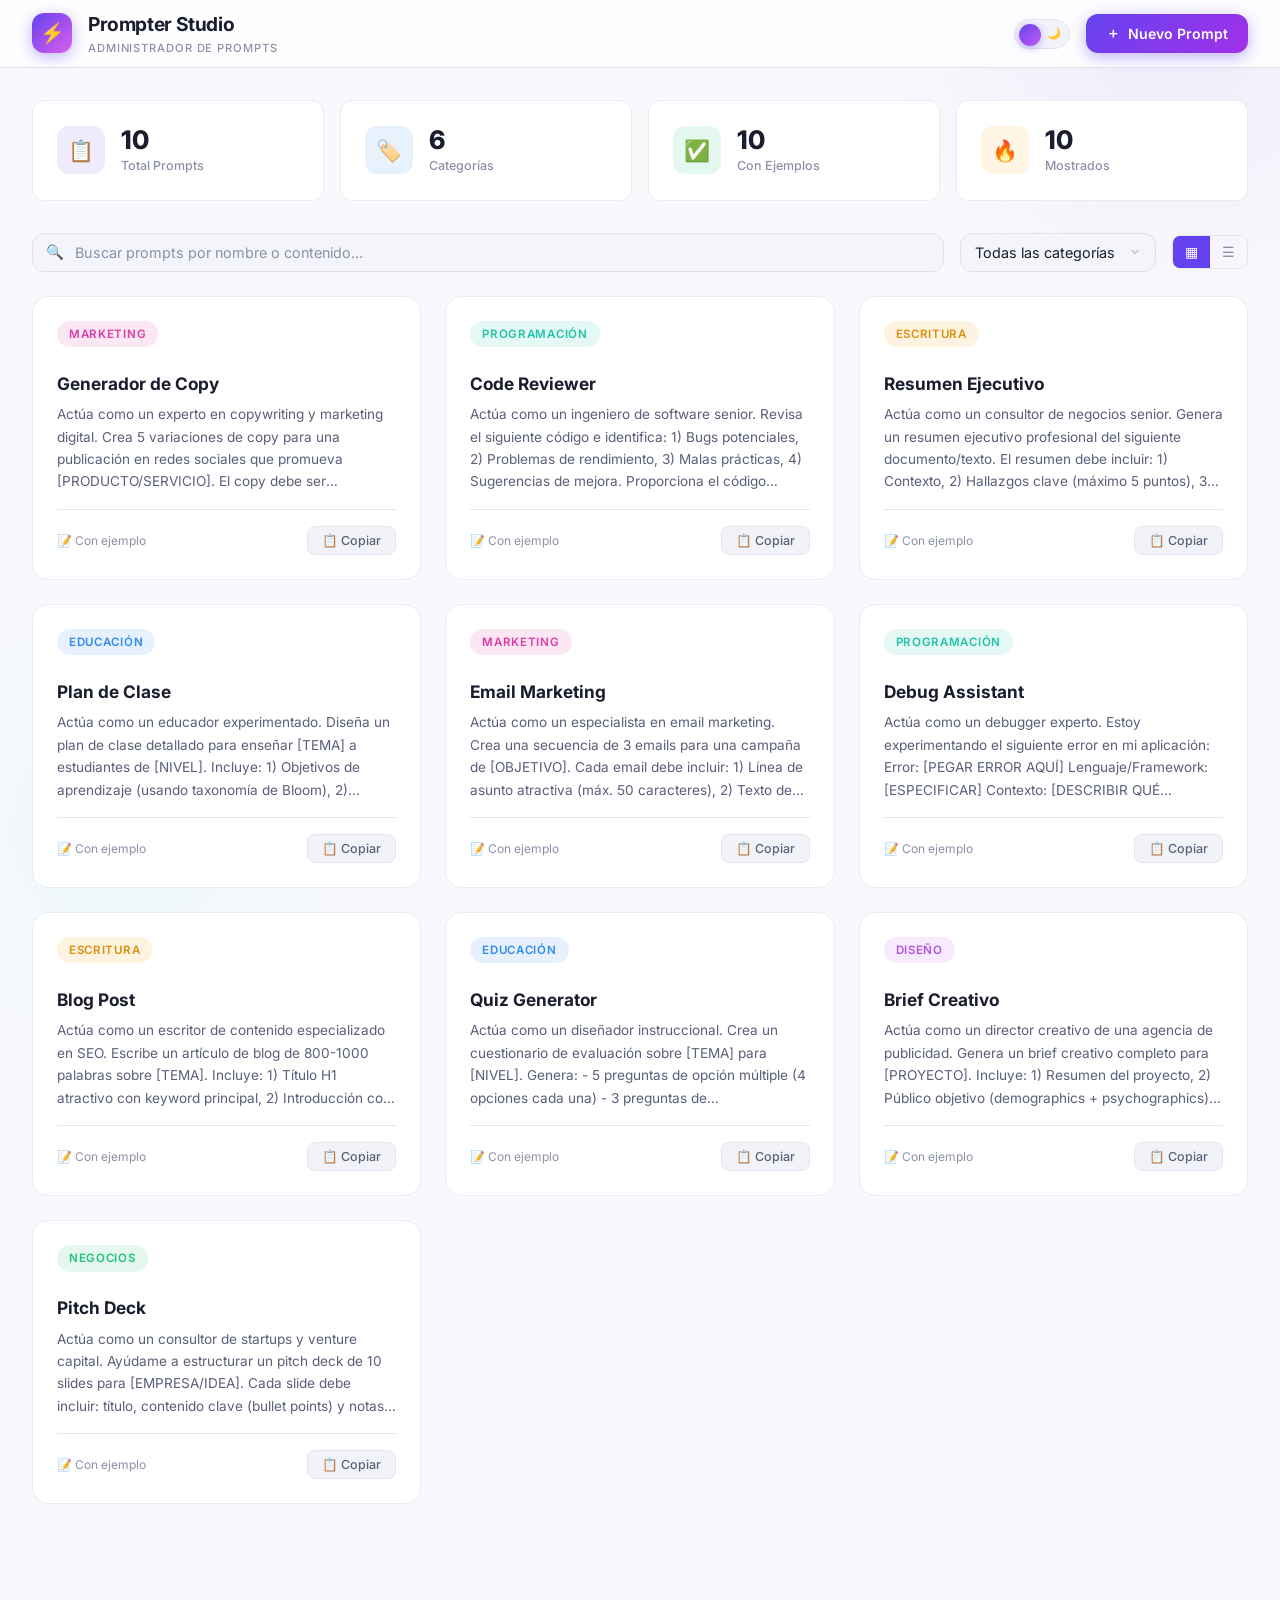
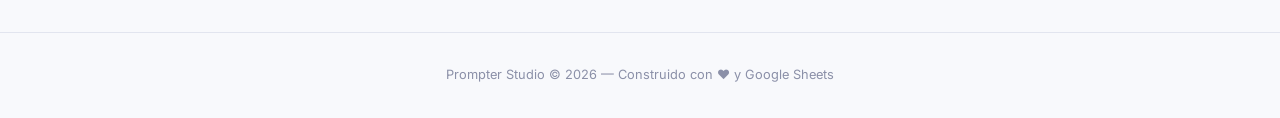
<file: index.html>
<!DOCTYPE html>
<html lang="es" data-theme="light">
<head>
  <meta charset="UTF-8" />
  <meta name="viewport" content="width=device-width, initial-scale=1.0" />
  <meta name="description" content="Prompter Studio — Herramienta moderna de administración de prompts con conexión a Google Sheets" />
  <title>Prompter Studio — Administrador de Prompts</title>
  <link rel="stylesheet" href="style.css" />
  <link rel="icon" href="data:image/svg+xml,<svg xmlns='http://www.w3.org/2000/svg' viewBox='0 0 100 100'><text y='.9em' font-size='90'>⚡</text></svg>" />
</head>
<body>

  <!-- ========== NAVBAR ========== -->
  <nav class="navbar" id="navbar">
    <a href="#" class="navbar__brand">
      <div class="navbar__logo">⚡</div>
      <div>
        <div class="navbar__title">Prompter Studio</div>
        <div class="navbar__subtitle">Administrador de Prompts</div>
      </div>
    </a>
    <div class="navbar__actions">
      <button class="theme-toggle" id="themeToggle" aria-label="Cambiar tema" title="Cambiar modo claro/oscuro">
        <div class="theme-toggle__track">
          <span>☀️</span>
          <span>🌙</span>
          <div class="theme-toggle__knob"></div>
        </div>
      </button>
      <button class="btn btn--primary" id="btnNewPrompt">
        <span>＋</span> Nuevo Prompt
      </button>
    </div>
  </nav>

  <!-- ========== MAIN CONTENT ========== -->
  <main class="main-container">

    <!-- Stats Bar -->
    <section class="stats-bar fade-in" id="statsBar">
      <div class="stat-card">
        <div class="stat-card__icon stat-card__icon--purple">📋</div>
        <div>
          <div class="stat-card__value" id="statTotal">0</div>
          <div class="stat-card__label">Total Prompts</div>
        </div>
      </div>
      <div class="stat-card">
        <div class="stat-card__icon stat-card__icon--blue">🏷️</div>
        <div>
          <div class="stat-card__value" id="statCategories">0</div>
          <div class="stat-card__label">Categorías</div>
        </div>
      </div>
      <div class="stat-card">
        <div class="stat-card__icon stat-card__icon--green">✅</div>
        <div>
          <div class="stat-card__value" id="statWithExamples">0</div>
          <div class="stat-card__label">Con Ejemplos</div>
        </div>
      </div>
      <div class="stat-card">
        <div class="stat-card__icon stat-card__icon--orange">🔥</div>
        <div>
          <div class="stat-card__value" id="statRecent">0</div>
          <div class="stat-card__label">Mostrados</div>
        </div>
      </div>
    </section>

    <!-- Toolbar -->
    <section class="toolbar fade-in">
      <div class="toolbar__search">
        <span class="toolbar__search-icon">🔍</span>
        <input
          type="text"
          class="toolbar__search-input"
          id="searchInput"
          placeholder="Buscar prompts por nombre o contenido..."
          autocomplete="off"
        />
      </div>
      <div class="toolbar__filter">
        <select class="toolbar__select" id="categoryFilter">
          <option value="">Todas las categorías</option>
        </select>
      </div>
      <div class="view-toggle">
        <button class="view-toggle__btn active" id="viewGrid" title="Vista de tarjetas">▦</button>
        <button class="view-toggle__btn" id="viewTable" title="Vista de tabla">☰</button>
      </div>
    </section>

    <!-- Prompt Cards Grid -->
    <section class="prompts-grid active" id="promptsGrid">
      <!-- Cards will be injected by JS -->
    </section>

    <!-- Table View -->
    <section class="prompts-table-wrapper" id="promptsTableWrapper">
      <table class="prompts-table" id="promptsTable">
        <thead>
          <tr>
            <th>Categoría</th>
            <th>Nombre</th>
            <th>Prompt</th>
            <th>Ejemplos</th>
            <th>Acciones</th>
          </tr>
        </thead>
        <tbody id="promptsTableBody">
          <!-- Rows will be injected by JS -->
        </tbody>
      </table>
    </section>

  </main>

  <!-- ========== FOOTER ========== -->
  <footer class="footer">
    <p>Prompter Studio &copy; 2026 — Construido con ❤️ y Google Sheets</p>
  </footer>

  <!-- ========== MODAL: CREATE / EDIT ========== -->
  <div class="modal-overlay" id="modalPrompt">
    <div class="modal">
      <div class="modal__header">
        <h2 class="modal__title" id="modalTitle">Nuevo Prompt</h2>
        <button class="modal__close" id="modalClose" aria-label="Cerrar">✕</button>
      </div>
      <div class="modal__body">
        <form id="promptForm">
          <input type="hidden" id="promptRow" value="" />

          <div class="form-group">
            <label class="form-group__label" for="promptCategory">
              Categoría <span>*</span>
            </label>
            <select class="form-group__select" id="promptCategory" required>
              <option value="">Seleccionar categoría...</option>
              <option value="Marketing">Marketing</option>
              <option value="Programación">Programación</option>
              <option value="Escritura">Escritura</option>
              <option value="Educación">Educación</option>
              <option value="Diseño">Diseño</option>
              <option value="Negocios">Negocios</option>
              <option value="__custom__">+ Nueva categoría...</option>
            </select>
          </div>

          <div class="form-group" id="customCategoryGroup" style="display:none;">
            <label class="form-group__label" for="customCategory">
              Nueva Categoría <span>*</span>
            </label>
            <input
              type="text"
              class="form-group__input"
              id="customCategory"
              placeholder="Escribe el nombre de la nueva categoría"
            />
          </div>

          <div class="form-group">
            <label class="form-group__label" for="promptName">
              Nombre del Prompt <span>*</span>
            </label>
            <input
              type="text"
              class="form-group__input"
              id="promptName"
              placeholder="Ej: Generador de Copy para Redes Sociales"
              required
            />
          </div>

          <div class="form-group">
            <label class="form-group__label" for="promptText">
              Prompt <span>*</span>
            </label>
            <textarea
              class="form-group__textarea"
              id="promptText"
              rows="5"
              placeholder="Escribe el prompt completo aquí..."
              required
            ></textarea>
            <div class="form-group__hint">Escribe el prompt tal como lo usarías con un modelo de IA.</div>
          </div>

          <div class="form-group">
            <label class="form-group__label" for="promptExamples">
              Ejemplos
            </label>
            <textarea
              class="form-group__textarea"
              id="promptExamples"
              rows="3"
              placeholder="Incluye ejemplos de uso o resultados esperados (opcional)"
            ></textarea>
          </div>
        </form>
      </div>
      <div class="modal__footer">
        <button class="btn btn--secondary" id="btnCancelPrompt">Cancelar</button>
        <button class="btn btn--primary" id="btnSavePrompt">
          <span>💾</span> Guardar
        </button>
      </div>
    </div>
  </div>

  <!-- ========== MODAL: CONFIRM DELETE ========== -->
  <div class="modal-overlay confirm-dialog" id="modalConfirm">
    <div class="modal">
      <div class="modal__header">
        <h2 class="modal__title">Confirmar Eliminación</h2>
        <button class="modal__close" id="confirmClose" aria-label="Cerrar">✕</button>
      </div>
      <div class="modal__body" style="text-align:center;">
        <div class="confirm-dialog__icon">🗑️</div>
        <p class="confirm-dialog__text">
          ¿Estás seguro de que deseas eliminar el prompt
          <strong id="confirmPromptName"></strong>?
          <br/>Esta acción no se puede deshacer.
        </p>
      </div>
      <div class="modal__footer">
        <button class="btn btn--secondary" id="btnCancelDelete">Cancelar</button>
        <button class="btn btn--danger" id="btnConfirmDelete">
          <span>🗑️</span> Eliminar
        </button>
      </div>
    </div>
  </div>

  <!-- ========== MODAL: DETAIL VIEW ========== -->
  <div class="modal-overlay" id="modalDetail">
    <div class="modal">
      <div class="modal__header">
        <h2 class="modal__title" id="detailTitle">Detalle del Prompt</h2>
        <button class="modal__close" id="detailClose" aria-label="Cerrar">✕</button>
      </div>
      <div class="modal__body">
        <div class="detail-section">
          <div class="detail-section__label">Categoría</div>
          <div class="detail-section__content" id="detailCategory"></div>
        </div>
        <div class="detail-section">
          <div class="detail-section__label">Prompt</div>
          <div class="detail-section__content" id="detailPrompt"></div>
        </div>
        <div class="detail-section">
          <div class="detail-section__label">Ejemplos</div>
          <div class="detail-section__content" id="detailExamples"></div>
        </div>
      </div>
      <div class="modal__footer">
        <button class="btn btn--secondary" id="detailCloseBtn">Cerrar</button>
        <button class="btn btn--primary" id="detailCopyBtn">
          <span>📋</span> Copiar Prompt
        </button>
      </div>
    </div>
  </div>

  <!-- ========== TOAST CONTAINER ========== -->
  <div class="toast-container" id="toastContainer"></div>

  <!-- ========== LOADING ========== -->
  <div class="loading-overlay" id="loadingOverlay">
    <div style="text-align:center;">
      <div class="spinner"></div>
      <div class="loading-text">Cargando prompts...</div>
    </div>
  </div>

  <script src="app.js"></script>
</body>
</html>
</file>
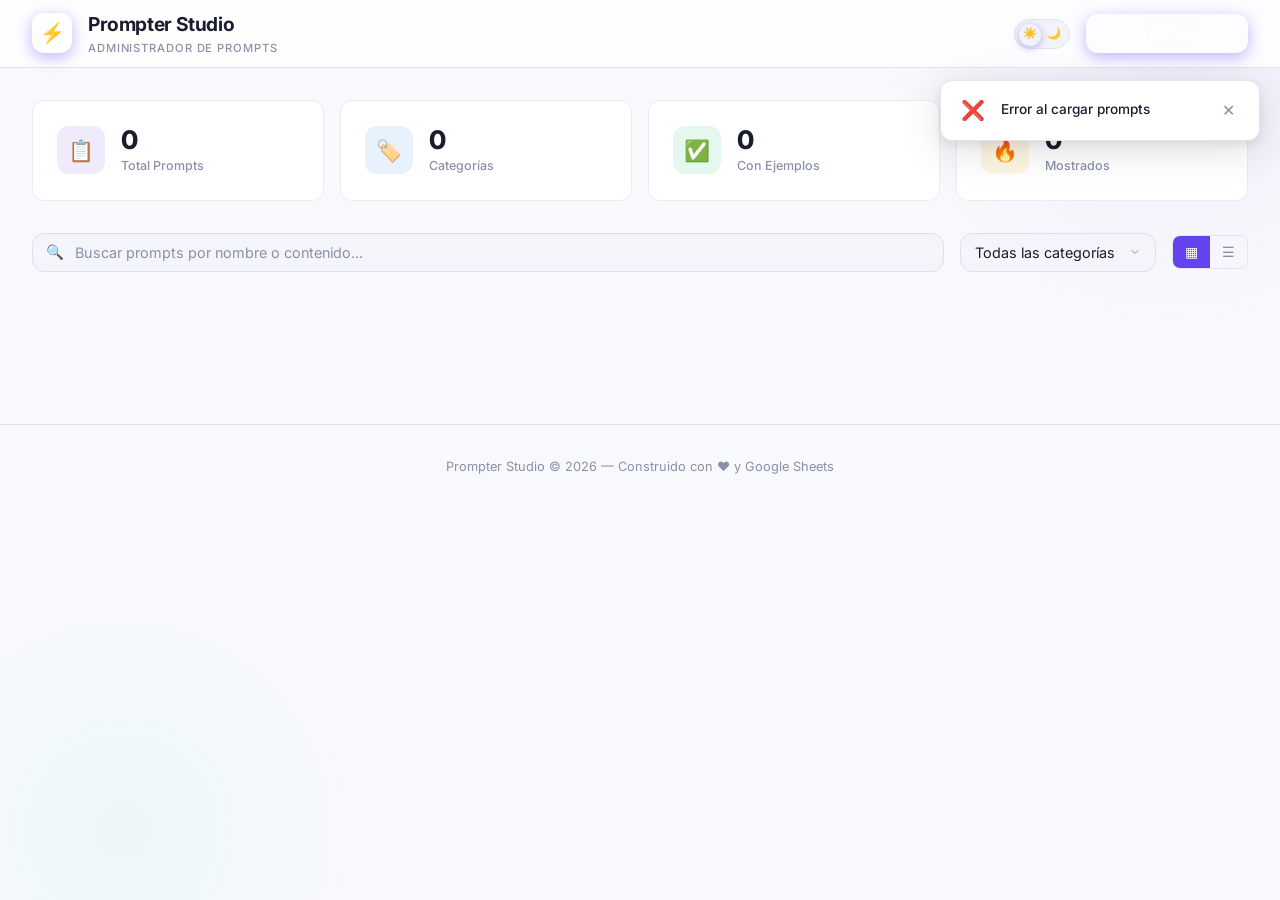
<file: index_gas.html>
<!DOCTYPE html>
<html lang="es" data-theme="light">
<head>
  <meta charset="UTF-8" />
  <base target="_top" />
  <meta name="viewport" content="width=device-width, initial-scale=1.0" />
  <title>Prompter Studio — Administrador de Prompts</title>
  <link rel="preconnect" href="https://fonts.googleapis.com" />
  <link rel="preconnect" href="https://fonts.gstatic.com" crossorigin />
  <link href="https://fonts.googleapis.com/css2?family=Inter:wght@300;400;500;600;700;800&display=swap" rel="stylesheet" />
  <style>
    /* ============================================
       INLINE CSS — Identical to style.css
       ============================================ */
    :root {
      --font-primary: 'Inter', -apple-system, BlinkMacSystemFont, 'Segoe UI', sans-serif;
      --space-xs: 0.25rem; --space-sm: 0.5rem; --space-md: 1rem; --space-lg: 1.5rem;
      --space-xl: 2rem; --space-2xl: 3rem; --space-3xl: 4rem;
      --radius-sm: 8px; --radius-md: 12px; --radius-lg: 16px; --radius-xl: 24px; --radius-full: 9999px;
      --shadow-sm: 0 1px 3px rgba(0,0,0,0.08), 0 1px 2px rgba(0,0,0,0.06);
      --shadow-md: 0 4px 14px rgba(0,0,0,0.1), 0 2px 6px rgba(0,0,0,0.06);
      --shadow-lg: 0 10px 40px rgba(0,0,0,0.12), 0 4px 12px rgba(0,0,0,0.08);
      --shadow-xl: 0 20px 60px rgba(0,0,0,0.15), 0 8px 20px rgba(0,0,0,0.1);
      --transition-fast: 150ms cubic-bezier(0.4, 0, 0.2, 1);
      --transition-base: 250ms cubic-bezier(0.4, 0, 0.2, 1);
      --transition-slow: 400ms cubic-bezier(0.4, 0, 0.2, 1);
      --transition-spring: 500ms cubic-bezier(0.34, 1.56, 0.64, 1);
      --accent-h: 252; --accent-s: 85%; --accent-l: 60%;
      --accent: hsl(var(--accent-h), var(--accent-s), var(--accent-l));
      --accent-hover: hsl(var(--accent-h), var(--accent-s), 52%);
      --accent-light: hsl(var(--accent-h), 90%, 94%);
      --accent-glow: hsla(var(--accent-h), var(--accent-s), var(--accent-l), 0.4);
      --success: hsl(152, 69%, 45%); --success-light: hsl(152, 69%, 94%);
      --warning: hsl(38, 95%, 55%); --warning-light: hsl(38, 95%, 94%);
      --danger: hsl(0, 78%, 60%); --danger-light: hsl(0, 78%, 94%);
      --info: hsl(210, 85%, 58%); --info-light: hsl(210, 85%, 94%);
    }
    [data-theme="light"] {
      --bg-primary: #f8f9fc; --bg-secondary: #ffffff; --bg-tertiary: #f1f3f8;
      --bg-hover: #eef0f6; --bg-glass: rgba(255,255,255,0.72); --bg-glass-hover: rgba(255,255,255,0.85);
      --bg-overlay: rgba(15,15,30,0.45); --bg-nav: rgba(255,255,255,0.82);
      --text-primary: #1a1d2e; --text-secondary: #5a5f7a; --text-tertiary: #8b90a8; --text-inverse: #ffffff;
      --border-primary: #e2e5ef; --border-secondary: #ced2e0;
      --border-accent: hsla(var(--accent-h), var(--accent-s), var(--accent-l), 0.3);
      --card-bg: #ffffff; --card-border: #e8ebf2;
      --input-bg: #f4f5fa; --input-border: #dde0ec; --input-focus: var(--accent);
      --table-header-bg: #f4f5fa; --table-row-hover: #f8f9fc; --table-stripe: #fafbfe;
      --scrollbar-track: #f0f1f5; --scrollbar-thumb: #c8cad6;
    }
    [data-theme="dark"] {
      --bg-primary: #0f1019; --bg-secondary: #181a27; --bg-tertiary: #1e2033;
      --bg-hover: #252840; --bg-glass: rgba(24,26,39,0.78); --bg-glass-hover: rgba(30,32,51,0.88);
      --bg-overlay: rgba(0,0,0,0.6); --bg-nav: rgba(15,16,25,0.88);
      --text-primary: #e8eaf2; --text-secondary: #9a9ec0; --text-tertiary: #6b6f94; --text-inverse: #0f1019;
      --border-primary: #2a2d44; --border-secondary: #363a56;
      --border-accent: hsla(var(--accent-h), var(--accent-s), var(--accent-l), 0.35);
      --card-bg: #181a27; --card-border: #252840;
      --input-bg: #1e2033; --input-border: #2e3150; --input-focus: var(--accent);
      --table-header-bg: #1a1c2e; --table-row-hover: #1e2038; --table-stripe: #161828;
      --shadow-sm: 0 1px 3px rgba(0,0,0,0.3), 0 1px 2px rgba(0,0,0,0.2);
      --shadow-md: 0 4px 14px rgba(0,0,0,0.35), 0 2px 6px rgba(0,0,0,0.2);
      --shadow-lg: 0 10px 40px rgba(0,0,0,0.4), 0 4px 12px rgba(0,0,0,0.25);
      --shadow-xl: 0 20px 60px rgba(0,0,0,0.5), 0 8px 20px rgba(0,0,0,0.3);
      --scrollbar-track: #14162a; --scrollbar-thumb: #363a56;
    }
    *, *::before, *::after { margin:0; padding:0; box-sizing:border-box; }
    html { scroll-behavior: smooth; }
    body { font-family: var(--font-primary); background: var(--bg-primary); color: var(--text-primary);
      line-height: 1.6; min-height: 100vh; transition: background var(--transition-base), color var(--transition-base); overflow-x: hidden; }
    ::-webkit-scrollbar { width: 8px; height: 8px; }
    ::-webkit-scrollbar-track { background: var(--scrollbar-track); }
    ::-webkit-scrollbar-thumb { background: var(--scrollbar-thumb); border-radius: var(--radius-full); }
    ::-webkit-scrollbar-thumb:hover { background: var(--accent); }
    body::before { content:''; position:fixed; top:-30%; right:-15%; width:600px; height:600px; border-radius:50%;
      background:radial-gradient(circle, hsla(var(--accent-h),80%,65%,0.08) 0%, transparent 70%); pointer-events:none; z-index:0; animation: floatOrb 20s ease-in-out infinite; }
    body::after { content:''; position:fixed; bottom:-20%; left:-10%; width:500px; height:500px; border-radius:50%;
      background:radial-gradient(circle, hsla(180,70%,55%,0.06) 0%, transparent 70%); pointer-events:none; z-index:0; animation: floatOrb 25s ease-in-out infinite reverse; }
    @keyframes floatOrb { 0%,100%{transform:translate(0,0) scale(1)} 33%{transform:translate(30px,-40px) scale(1.05)} 66%{transform:translate(-20px,30px) scale(0.95)} }
    .navbar { position:sticky; top:0; z-index:100; background:var(--bg-nav); backdrop-filter:blur(20px) saturate(1.5);
      -webkit-backdrop-filter:blur(20px) saturate(1.5); border-bottom:1px solid var(--border-primary); padding:0 var(--space-xl);
      height:68px; display:flex; align-items:center; justify-content:space-between; transition:background var(--transition-base), border-color var(--transition-base); }
    .navbar__brand { display:flex; align-items:center; gap:var(--space-md); text-decoration:none; }
    .navbar__logo { width:40px; height:40px; border-radius:var(--radius-md); background:linear-gradient(135deg, var(--accent), hsl(calc(var(--accent-h)+40),80%,65%));
      display:flex; align-items:center; justify-content:center; font-size:1.25rem; color:white; box-shadow:0 4px 15px var(--accent-glow); transition:transform var(--transition-spring); }
    .navbar__brand:hover .navbar__logo { transform:rotate(-8deg) scale(1.08); }
    .navbar__title { font-size:1.2rem; font-weight:700; color:var(--text-primary); letter-spacing:-0.02em; }
    .navbar__subtitle { font-size:0.7rem; color:var(--text-tertiary); font-weight:500; text-transform:uppercase; letter-spacing:0.08em; }
    .navbar__actions { display:flex; align-items:center; gap:var(--space-md); }
    .theme-toggle { position:relative; width:56px; height:30px; border:1px solid var(--border-primary); border-radius:var(--radius-full);
      background:var(--bg-tertiary); cursor:pointer; padding:3px; transition:background var(--transition-base); }
    .theme-toggle:hover { border-color:var(--accent); }
    .theme-toggle__track { position:relative; width:100%; height:100%; border-radius:var(--radius-full); display:flex; align-items:center; justify-content:space-between; padding:0 5px; font-size:0.7rem; }
    .theme-toggle__knob { position:absolute; top:1px; left:1px; width:22px; height:22px; border-radius:50%;
      background:linear-gradient(135deg, var(--accent), hsl(calc(var(--accent-h)+30),85%,65%)); box-shadow:0 2px 8px var(--accent-glow); transition:transform var(--transition-spring); }
    [data-theme="dark"] .theme-toggle__knob { transform:translateX(26px); }
    .main-container { position:relative; z-index:1; max-width:1320px; margin:0 auto; padding:var(--space-xl) var(--space-xl) var(--space-3xl); }
    .stats-bar { display:grid; grid-template-columns:repeat(auto-fit, minmax(200px,1fr)); gap:var(--space-md); margin-bottom:var(--space-xl); }
    .stat-card { background:var(--card-bg); border:1px solid var(--card-border); border-radius:var(--radius-md); padding:var(--space-lg); display:flex; align-items:center; gap:var(--space-md); transition:all var(--transition-base); position:relative; overflow:hidden; }
    .stat-card::before { content:''; position:absolute; top:0; left:0; right:0; height:3px; background:linear-gradient(90deg, var(--accent), hsl(calc(var(--accent-h)+50),80%,65%)); opacity:0; transition:opacity var(--transition-base); }
    .stat-card:hover { transform:translateY(-2px); box-shadow:var(--shadow-md); }
    .stat-card:hover::before { opacity:1; }
    .stat-card__icon { width:48px; height:48px; border-radius:var(--radius-md); display:flex; align-items:center; justify-content:center; font-size:1.3rem; flex-shrink:0; }
    .stat-card__icon--purple { background:hsla(var(--accent-h),80%,65%,0.12); color:var(--accent); }
    .stat-card__icon--blue { background:hsla(210,85%,58%,0.12); color:var(--info); }
    .stat-card__icon--green { background:hsla(152,69%,45%,0.12); color:var(--success); }
    .stat-card__icon--orange { background:hsla(38,95%,55%,0.12); color:var(--warning); }
    .stat-card__value { font-size:1.6rem; font-weight:800; color:var(--text-primary); line-height:1.2; }
    .stat-card__label { font-size:0.78rem; color:var(--text-tertiary); font-weight:500; }
    .toolbar { display:flex; align-items:center; gap:var(--space-md); margin-bottom:var(--space-lg); flex-wrap:wrap; }
    .toolbar__search { position:relative; flex:1; min-width:240px; }
    .toolbar__search-icon { position:absolute; left:14px; top:50%; transform:translateY(-50%); color:var(--text-tertiary); pointer-events:none; font-size:0.9rem; }
    .toolbar__search-input { width:100%; padding:10px 14px 10px 42px; border:1px solid var(--input-border); border-radius:var(--radius-md); background:var(--input-bg); color:var(--text-primary); font-family:var(--font-primary); font-size:0.9rem; transition:all var(--transition-base); outline:none; }
    .toolbar__search-input::placeholder { color:var(--text-tertiary); }
    .toolbar__search-input:focus { border-color:var(--accent); box-shadow:0 0 0 3px var(--accent-glow); background:var(--bg-secondary); }
    .toolbar__select { appearance:none; padding:10px 40px 10px 14px; border:1px solid var(--input-border); border-radius:var(--radius-md); background:var(--input-bg); color:var(--text-primary); font-family:var(--font-primary); font-size:0.9rem; cursor:pointer; transition:all var(--transition-base); outline:none; background-image:url("data:image/svg+xml,%3Csvg xmlns='http://www.w3.org/2000/svg' width='12' height='12' viewBox='0 0 24 24' fill='none' stroke='%238b90a8' stroke-width='2' stroke-linecap='round' stroke-linejoin='round'%3E%3Cpolyline points='6 9 12 15 18 9'%3E%3C/polyline%3E%3C/svg%3E"); background-repeat:no-repeat; background-position:right 14px center; }
    .toolbar__select:focus { border-color:var(--accent); box-shadow:0 0 0 3px var(--accent-glow); }
    .btn { display:inline-flex; align-items:center; gap:var(--space-sm); padding:10px 20px; border:none; border-radius:var(--radius-md); font-family:var(--font-primary); font-size:0.88rem; font-weight:600; cursor:pointer; transition:all var(--transition-base); outline:none; text-decoration:none; white-space:nowrap; position:relative; overflow:hidden; }
    .btn::after { content:''; position:absolute; inset:0; background:linear-gradient(135deg, transparent 40%, rgba(255,255,255,0.1) 100%); opacity:0; transition:opacity var(--transition-base); }
    .btn:hover::after { opacity:1; }
    .btn--primary { background:linear-gradient(135deg, var(--accent), hsl(calc(var(--accent-h)+25),80%,55%)); color:white; box-shadow:0 4px 15px var(--accent-glow); }
    .btn--primary:hover { transform:translateY(-1px); box-shadow:0 6px 22px var(--accent-glow); }
    .btn--secondary { background:var(--bg-tertiary); color:var(--text-primary); border:1px solid var(--border-primary); }
    .btn--secondary:hover { background:var(--bg-hover); border-color:var(--border-secondary); }
    .btn--danger { background:linear-gradient(135deg, var(--danger), hsl(10,78%,55%)); color:white; box-shadow:0 4px 15px hsla(0,78%,60%,0.3); }
    .btn--danger:hover { transform:translateY(-1px); box-shadow:0 6px 22px hsla(0,78%,60%,0.4); }
    .btn--icon { width:36px; height:36px; padding:0; display:flex; align-items:center; justify-content:center; border-radius:var(--radius-sm); background:transparent; color:var(--text-secondary); border:none; cursor:pointer; font-size:1rem; transition:all var(--transition-fast); }
    .btn--icon:hover { background:var(--bg-hover); color:var(--text-primary); }
    .btn--icon.edit:hover { color:var(--info); }
    .btn--icon.delete:hover { color:var(--danger); }
    .btn--icon.copy:hover { color:var(--success); }
    .prompts-grid { display:grid; grid-template-columns:repeat(auto-fill, minmax(360px,1fr)); gap:var(--space-lg); margin-top:var(--space-lg); }
    .prompt-card { background:var(--card-bg); border:1px solid var(--card-border); border-radius:var(--radius-lg); padding:var(--space-lg); transition:all var(--transition-base); position:relative; display:flex; flex-direction:column; animation:cardEnter var(--transition-slow) ease-out both; }
    @keyframes cardEnter { from{opacity:0;transform:translateY(16px) scale(0.97)} to{opacity:1;transform:translateY(0) scale(1)} }
    .prompt-card:hover { border-color:var(--border-accent); box-shadow:var(--shadow-lg); transform:translateY(-3px); }
    .prompt-card__header { display:flex; align-items:flex-start; justify-content:space-between; margin-bottom:var(--space-md); }
    .prompt-card__category { display:inline-flex; align-items:center; gap:6px; padding:4px 12px; border-radius:var(--radius-full); font-size:0.72rem; font-weight:600; text-transform:uppercase; letter-spacing:0.06em; background:var(--accent-light); color:var(--accent); }
    [data-theme="dark"] .prompt-card__category { background:hsla(var(--accent-h),60%,50%,0.15); }
    .prompt-card__category[data-cat="marketing"] { background:hsla(320,70%,55%,0.12); color:hsl(320,70%,55%); }
    .prompt-card__category[data-cat="programación"],.prompt-card__category[data-cat="programacion"] { background:hsla(170,70%,45%,0.12); color:hsl(170,70%,45%); }
    .prompt-card__category[data-cat="escritura"] { background:hsla(38,90%,50%,0.12); color:hsl(38,90%,45%); }
    .prompt-card__category[data-cat="educación"],.prompt-card__category[data-cat="educacion"] { background:hsla(210,80%,55%,0.12); color:hsl(210,80%,55%); }
    .prompt-card__category[data-cat="diseño"],.prompt-card__category[data-cat="diseno"] { background:hsla(280,70%,60%,0.12); color:hsl(280,70%,60%); }
    .prompt-card__category[data-cat="negocios"] { background:hsla(152,69%,45%,0.12); color:hsl(152,69%,45%); }
    .prompt-card__actions { display:flex; gap:2px; opacity:0; transition:opacity var(--transition-fast); }
    .prompt-card:hover .prompt-card__actions { opacity:1; }
    .prompt-card__title { font-size:1.08rem; font-weight:700; color:var(--text-primary); margin-bottom:var(--space-sm); line-height:1.3; }
    .prompt-card__prompt { font-size:0.85rem; color:var(--text-secondary); line-height:1.65; flex:1; display:-webkit-box; -webkit-line-clamp:4; -webkit-box-orient:vertical; overflow:hidden; margin-bottom:var(--space-md); }
    .prompt-card__footer { display:flex; align-items:center; justify-content:space-between; padding-top:var(--space-md); border-top:1px solid var(--border-primary); }
    .prompt-card__example-badge { display:inline-flex; align-items:center; gap:4px; font-size:0.75rem; color:var(--text-tertiary); }
    .prompt-card__copy-btn { display:inline-flex; align-items:center; gap:6px; padding:6px 14px; border-radius:var(--radius-sm); border:1px solid var(--border-primary); background:var(--bg-tertiary); color:var(--text-secondary); font-size:0.78rem; font-weight:500; cursor:pointer; transition:all var(--transition-fast); font-family:var(--font-primary); }
    .prompt-card__copy-btn:hover { border-color:var(--accent); color:var(--accent); background:hsla(var(--accent-h),80%,65%,0.08); }
    .prompt-card__copy-btn.copied { border-color:var(--success); color:var(--success); background:hsla(152,69%,45%,0.08); }
    .empty-state { text-align:center; padding:var(--space-3xl) var(--space-xl); grid-column:1/-1; }
    .empty-state__icon { font-size:3.5rem; margin-bottom:var(--space-lg); opacity:0.5; }
    .empty-state__title { font-size:1.3rem; font-weight:700; color:var(--text-primary); margin-bottom:var(--space-sm); }
    .empty-state__text { font-size:0.9rem; color:var(--text-tertiary); max-width:400px; margin:0 auto; }
    .modal-overlay { position:fixed; inset:0; background:var(--bg-overlay); backdrop-filter:blur(8px); -webkit-backdrop-filter:blur(8px); z-index:1000; display:flex; align-items:center; justify-content:center; padding:var(--space-lg); opacity:0; visibility:hidden; transition:all var(--transition-base); }
    .modal-overlay.active { opacity:1; visibility:visible; }
    .modal { background:var(--bg-secondary); border:1px solid var(--border-primary); border-radius:var(--radius-xl); width:100%; max-width:600px; max-height:90vh; overflow-y:auto; box-shadow:var(--shadow-xl); transform:scale(0.92) translateY(20px); transition:transform var(--transition-spring); }
    .modal-overlay.active .modal { transform:scale(1) translateY(0); }
    .modal__header { display:flex; align-items:center; justify-content:space-between; padding:var(--space-lg) var(--space-xl); border-bottom:1px solid var(--border-primary); }
    .modal__title { font-size:1.15rem; font-weight:700; color:var(--text-primary); }
    .modal__close { width:32px; height:32px; border-radius:var(--radius-sm); border:none; background:transparent; color:var(--text-tertiary); cursor:pointer; display:flex; align-items:center; justify-content:center; font-size:1.2rem; transition:all var(--transition-fast); }
    .modal__close:hover { background:var(--bg-hover); color:var(--text-primary); }
    .modal__body { padding:var(--space-xl); }
    .modal__footer { display:flex; justify-content:flex-end; gap:var(--space-md); padding:var(--space-lg) var(--space-xl); border-top:1px solid var(--border-primary); }
    .form-group { margin-bottom:var(--space-lg); }
    .form-group__label { display:block; font-size:0.82rem; font-weight:600; color:var(--text-primary); margin-bottom:var(--space-sm); }
    .form-group__label span { color:var(--danger); }
    .form-group__input,.form-group__select,.form-group__textarea { width:100%; padding:10px 14px; border:1px solid var(--input-border); border-radius:var(--radius-md); background:var(--input-bg); color:var(--text-primary); font-family:var(--font-primary); font-size:0.9rem; transition:all var(--transition-base); outline:none; }
    .form-group__input:focus,.form-group__select:focus,.form-group__textarea:focus { border-color:var(--accent); box-shadow:0 0 0 3px var(--accent-glow); background:var(--bg-secondary); }
    .form-group__textarea { resize:vertical; min-height:100px; line-height:1.6; }
    .form-group__select { appearance:none; background-image:url("data:image/svg+xml,%3Csvg xmlns='http://www.w3.org/2000/svg' width='12' height='12' viewBox='0 0 24 24' fill='none' stroke='%238b90a8' stroke-width='2' stroke-linecap='round' stroke-linejoin='round'%3E%3Cpolyline points='6 9 12 15 18 9'%3E%3C/polyline%3E%3C/svg%3E"); background-repeat:no-repeat; background-position:right 14px center; padding-right:40px; cursor:pointer; }
    .form-group__hint { font-size:0.75rem; color:var(--text-tertiary); margin-top:4px; }
    .form-group__input.error,.form-group__select.error,.form-group__textarea.error { border-color:var(--danger); box-shadow:0 0 0 3px hsla(0,78%,60%,0.15); }
    .confirm-dialog .modal { max-width:420px; }
    .confirm-dialog__icon { width:56px; height:56px; border-radius:50%; background:var(--danger-light); display:flex; align-items:center; justify-content:center; font-size:1.6rem; margin:0 auto var(--space-lg); }
    [data-theme="dark"] .confirm-dialog__icon { background:hsla(0,78%,60%,0.15); }
    .confirm-dialog__text { text-align:center; color:var(--text-secondary); font-size:0.92rem; line-height:1.6; }
    .confirm-dialog__text strong { color:var(--text-primary); }
    .confirm-dialog .modal__footer { justify-content:center; }
    .toast-container { position:fixed; top:80px; right:20px; z-index:2000; display:flex; flex-direction:column; gap:var(--space-sm); }
    .toast { display:flex; align-items:center; gap:var(--space-md); padding:14px 20px; border-radius:var(--radius-md); background:var(--bg-secondary); border:1px solid var(--border-primary); box-shadow:var(--shadow-lg); min-width:320px; max-width:450px; animation:toastIn var(--transition-spring) both; transition:all var(--transition-base); }
    .toast.removing { animation:toastOut var(--transition-base) both; }
    @keyframes toastIn { from{opacity:0;transform:translateX(100%) scale(0.9)} to{opacity:1;transform:translateX(0) scale(1)} }
    @keyframes toastOut { to{opacity:0;transform:translateX(100%) scale(0.9)} }
    .toast__icon { font-size:1.2rem; flex-shrink:0; }
    .toast--success .toast__icon { color:var(--success); }
    .toast--error .toast__icon { color:var(--danger); }
    .toast--info .toast__icon { color:var(--info); }
    .toast--warning .toast__icon { color:var(--warning); }
    .toast__message { font-size:0.85rem; color:var(--text-primary); font-weight:500; flex:1; }
    .toast__close { background:none; border:none; color:var(--text-tertiary); cursor:pointer; font-size:1rem; padding:4px; transition:color var(--transition-fast); }
    .toast__close:hover { color:var(--text-primary); }
    .loading-overlay { position:fixed; inset:0; background:var(--bg-overlay); z-index:3000; display:flex; align-items:center; justify-content:center; opacity:0; visibility:hidden; transition:all var(--transition-base); }
    .loading-overlay.active { opacity:1; visibility:visible; }
    .spinner { width:48px; height:48px; border:3px solid var(--border-primary); border-top-color:var(--accent); border-radius:50%; animation:spin 0.8s linear infinite; }
    @keyframes spin { to{transform:rotate(360deg)} }
    .loading-text { color:var(--text-secondary); font-size:0.9rem; margin-top:var(--space-md); font-weight:500; }
    .view-toggle { display:flex; border:1px solid var(--border-primary); border-radius:var(--radius-sm); overflow:hidden; }
    .view-toggle__btn { padding:8px 12px; border:none; background:transparent; color:var(--text-tertiary); cursor:pointer; font-size:0.9rem; transition:all var(--transition-fast); }
    .view-toggle__btn.active { background:var(--accent); color:white; }
    .prompts-table-wrapper { overflow-x:auto; border-radius:var(--radius-lg); border:1px solid var(--card-border); margin-top:var(--space-lg); display:none; }
    .prompts-table-wrapper.active { display:block; }
    .prompts-grid.active { display:grid; }
    .prompts-grid:not(.active) { display:none; }
    .prompts-table { width:100%; border-collapse:collapse; background:var(--card-bg); }
    .prompts-table th { padding:14px 18px; text-align:left; font-size:0.75rem; font-weight:700; text-transform:uppercase; letter-spacing:0.08em; color:var(--text-tertiary); background:var(--table-header-bg); border-bottom:1px solid var(--border-primary); white-space:nowrap; }
    .prompts-table td { padding:14px 18px; font-size:0.88rem; color:var(--text-primary); border-bottom:1px solid var(--border-primary); vertical-align:top; }
    .prompts-table tr:hover td { background:var(--table-row-hover); }
    .prompts-table td.prompt-col { max-width:350px; overflow:hidden; text-overflow:ellipsis; white-space:nowrap; }
    .prompts-table td.actions-col { white-space:nowrap; }
    .footer { text-align:center; padding:var(--space-xl) 0; color:var(--text-tertiary); font-size:0.8rem; border-top:1px solid var(--border-primary); margin-top:var(--space-3xl); }
    .footer a { color:var(--accent); text-decoration:none; font-weight:600; }
    .detail-section { margin-bottom:var(--space-lg); }
    .detail-section__label { font-size:0.75rem; font-weight:700; text-transform:uppercase; letter-spacing:0.08em; color:var(--text-tertiary); margin-bottom:var(--space-sm); }
    .detail-section__content { padding:var(--space-md); background:var(--bg-tertiary); border-radius:var(--radius-sm); font-size:0.88rem; line-height:1.7; color:var(--text-primary); white-space:pre-wrap; word-break:break-word; }
    .fade-in { animation:fadeIn var(--transition-slow) ease-out both; }
    @keyframes fadeIn { from{opacity:0;transform:translateY(8px)} to{opacity:1;transform:translateY(0)} }
    @media (max-width:768px) {
      .navbar { padding:0 var(--space-md); height:60px; }
      .navbar__subtitle { display:none; }
      .main-container { padding:var(--space-md) var(--space-md) var(--space-2xl); }
      .stats-bar { grid-template-columns:repeat(2,1fr); }
      .toolbar { flex-direction:column; align-items:stretch; }
      .toolbar__search { min-width:100%; }
      .prompts-grid { grid-template-columns:1fr; }
      .prompt-card__actions { opacity:1; }
      .modal { margin:var(--space-md); max-height:calc(100vh - 2rem); }
      .toast { min-width:auto; max-width:calc(100vw - 40px); }
    }
    @media (max-width:480px) { .stats-bar { grid-template-columns:1fr; } .navbar__title { font-size:1rem; } }
  </style>
</head>
<body>

  <!-- ========== NAVBAR ========== -->
  <nav class="navbar" id="navbar">
    <a href="#" class="navbar__brand">
      <div class="navbar__logo">⚡</div>
      <div>
        <div class="navbar__title">Prompter Studio</div>
        <div class="navbar__subtitle">Administrador de Prompts</div>
      </div>
    </a>
    <div class="navbar__actions">
      <button class="theme-toggle" id="themeToggle" aria-label="Cambiar tema" title="Cambiar modo claro/oscuro">
        <div class="theme-toggle__track">
          <span>☀️</span>
          <span>🌙</span>
          <div class="theme-toggle__knob"></div>
        </div>
      </button>
      <button class="btn btn--primary" id="btnNewPrompt">
        <span>＋</span> Nuevo Prompt
      </button>
    </div>
  </nav>

  <!-- ========== MAIN CONTENT ========== -->
  <main class="main-container">
    <section class="stats-bar fade-in" id="statsBar">
      <div class="stat-card">
        <div class="stat-card__icon stat-card__icon--purple">📋</div>
        <div><div class="stat-card__value" id="statTotal">0</div><div class="stat-card__label">Total Prompts</div></div>
      </div>
      <div class="stat-card">
        <div class="stat-card__icon stat-card__icon--blue">🏷️</div>
        <div><div class="stat-card__value" id="statCategories">0</div><div class="stat-card__label">Categorías</div></div>
      </div>
      <div class="stat-card">
        <div class="stat-card__icon stat-card__icon--green">✅</div>
        <div><div class="stat-card__value" id="statWithExamples">0</div><div class="stat-card__label">Con Ejemplos</div></div>
      </div>
      <div class="stat-card">
        <div class="stat-card__icon stat-card__icon--orange">🔥</div>
        <div><div class="stat-card__value" id="statRecent">0</div><div class="stat-card__label">Mostrados</div></div>
      </div>
    </section>

    <section class="toolbar fade-in">
      <div class="toolbar__search">
        <span class="toolbar__search-icon">🔍</span>
        <input type="text" class="toolbar__search-input" id="searchInput" placeholder="Buscar prompts por nombre o contenido..." autocomplete="off" />
      </div>
      <div class="toolbar__filter">
        <select class="toolbar__select" id="categoryFilter">
          <option value="">Todas las categorías</option>
        </select>
      </div>
      <div class="view-toggle">
        <button class="view-toggle__btn active" id="viewGrid" title="Vista de tarjetas">▦</button>
        <button class="view-toggle__btn" id="viewTable" title="Vista de tabla">☰</button>
      </div>
    </section>

    <section class="prompts-grid active" id="promptsGrid"></section>

    <section class="prompts-table-wrapper" id="promptsTableWrapper">
      <table class="prompts-table" id="promptsTable">
        <thead><tr><th>Categoría</th><th>Nombre</th><th>Prompt</th><th>Ejemplos</th><th>Acciones</th></tr></thead>
        <tbody id="promptsTableBody"></tbody>
      </table>
    </section>
  </main>

  <footer class="footer">
    <p>Prompter Studio &copy; 2026 — Construido con ❤️ y Google Sheets</p>
  </footer>

  <!-- ========== MODALS ========== -->
  <div class="modal-overlay" id="modalPrompt">
    <div class="modal">
      <div class="modal__header">
        <h2 class="modal__title" id="modalTitle">Nuevo Prompt</h2>
        <button class="modal__close" id="modalClose" aria-label="Cerrar">✕</button>
      </div>
      <div class="modal__body">
        <form id="promptForm">
          <input type="hidden" id="promptRow" value="" />
          <div class="form-group">
            <label class="form-group__label" for="promptCategory">Categoría <span>*</span></label>
            <select class="form-group__select" id="promptCategory" required>
              <option value="">Seleccionar categoría...</option>
              <option value="Marketing">Marketing</option>
              <option value="Programación">Programación</option>
              <option value="Escritura">Escritura</option>
              <option value="Educación">Educación</option>
              <option value="Diseño">Diseño</option>
              <option value="Negocios">Negocios</option>
              <option value="__custom__">+ Nueva categoría...</option>
            </select>
          </div>
          <div class="form-group" id="customCategoryGroup" style="display:none;">
            <label class="form-group__label" for="customCategory">Nueva Categoría <span>*</span></label>
            <input type="text" class="form-group__input" id="customCategory" placeholder="Nombre de la nueva categoría" />
          </div>
          <div class="form-group">
            <label class="form-group__label" for="promptName">Nombre del Prompt <span>*</span></label>
            <input type="text" class="form-group__input" id="promptName" placeholder="Ej: Generador de Copy para Redes Sociales" required />
          </div>
          <div class="form-group">
            <label class="form-group__label" for="promptText">Prompt <span>*</span></label>
            <textarea class="form-group__textarea" id="promptText" rows="5" placeholder="Escribe el prompt completo aquí..." required></textarea>
            <div class="form-group__hint">Escribe el prompt tal como lo usarías con un modelo de IA.</div>
          </div>
          <div class="form-group">
            <label class="form-group__label" for="promptExamples">Ejemplos</label>
            <textarea class="form-group__textarea" id="promptExamples" rows="3" placeholder="Incluye ejemplos de uso (opcional)"></textarea>
          </div>
        </form>
      </div>
      <div class="modal__footer">
        <button class="btn btn--secondary" id="btnCancelPrompt">Cancelar</button>
        <button class="btn btn--primary" id="btnSavePrompt"><span>💾</span> Guardar</button>
      </div>
    </div>
  </div>

  <div class="modal-overlay confirm-dialog" id="modalConfirm">
    <div class="modal">
      <div class="modal__header">
        <h2 class="modal__title">Confirmar Eliminación</h2>
        <button class="modal__close" id="confirmClose" aria-label="Cerrar">✕</button>
      </div>
      <div class="modal__body" style="text-align:center;">
        <div class="confirm-dialog__icon">🗑️</div>
        <p class="confirm-dialog__text">¿Estás seguro de que deseas eliminar el prompt <strong id="confirmPromptName"></strong>?<br/>Esta acción no se puede deshacer.</p>
      </div>
      <div class="modal__footer">
        <button class="btn btn--secondary" id="btnCancelDelete">Cancelar</button>
        <button class="btn btn--danger" id="btnConfirmDelete"><span>🗑️</span> Eliminar</button>
      </div>
    </div>
  </div>

  <div class="modal-overlay" id="modalDetail">
    <div class="modal">
      <div class="modal__header">
        <h2 class="modal__title" id="detailTitle">Detalle del Prompt</h2>
        <button class="modal__close" id="detailClose" aria-label="Cerrar">✕</button>
      </div>
      <div class="modal__body">
        <div class="detail-section">
          <div class="detail-section__label">Categoría</div>
          <div class="detail-section__content" id="detailCategory"></div>
        </div>
        <div class="detail-section">
          <div class="detail-section__label">Prompt</div>
          <div class="detail-section__content" id="detailPrompt"></div>
        </div>
        <div class="detail-section">
          <div class="detail-section__label">Ejemplos</div>
          <div class="detail-section__content" id="detailExamples"></div>
        </div>
      </div>
      <div class="modal__footer">
        <button class="btn btn--secondary" id="detailCloseBtn">Cerrar</button>
        <button class="btn btn--primary" id="detailCopyBtn"><span>📋</span> Copiar Prompt</button>
      </div>
    </div>
  </div>

  <div class="toast-container" id="toastContainer"></div>

  <div class="loading-overlay" id="loadingOverlay">
    <div style="text-align:center;">
      <div class="spinner"></div>
      <div class="loading-text">Cargando prompts...</div>
    </div>
  </div>

  <script>
    /* ============================================
       PROMPTER STUDIO — Google Apps Script Version
       Uses google.script.run for backend communication
       ============================================ */
    (function () {
      'use strict';

      const CONFIG = { TOAST_DURATION: 3500, DEBOUNCE_DELAY: 300 };

      let state = {
        prompts: [],
        filteredPrompts: [],
        categories: [],
        currentView: 'grid',
        editingRow: null,
        deletingRow: null,
        deletingName: '',
      };

      const $ = (sel) => document.querySelector(sel);
      const DOM = {
        themeToggle: $('#themeToggle'),
        statTotal: $('#statTotal'), statCategories: $('#statCategories'),
        statWithExamples: $('#statWithExamples'), statRecent: $('#statRecent'),
        searchInput: $('#searchInput'), categoryFilter: $('#categoryFilter'),
        viewGrid: $('#viewGrid'), viewTable: $('#viewTable'),
        promptsGrid: $('#promptsGrid'), promptsTableWrapper: $('#promptsTableWrapper'),
        promptsTableBody: $('#promptsTableBody'),
        modalPrompt: $('#modalPrompt'), modalConfirm: $('#modalConfirm'), modalDetail: $('#modalDetail'),
        modalTitle: $('#modalTitle'),
        promptForm: $('#promptForm'), promptRow: $('#promptRow'),
        promptCategory: $('#promptCategory'), customCategoryGroup: $('#customCategoryGroup'),
        customCategory: $('#customCategory'), promptName: $('#promptName'),
        promptText: $('#promptText'), promptExamples: $('#promptExamples'),
        btnNewPrompt: $('#btnNewPrompt'), modalClose: $('#modalClose'),
        btnCancelPrompt: $('#btnCancelPrompt'), btnSavePrompt: $('#btnSavePrompt'),
        confirmClose: $('#confirmClose'), btnCancelDelete: $('#btnCancelDelete'),
        btnConfirmDelete: $('#btnConfirmDelete'),
        detailClose: $('#detailClose'), detailCloseBtn: $('#detailCloseBtn'), detailCopyBtn: $('#detailCopyBtn'),
        detailTitle: $('#detailTitle'), detailCategory: $('#detailCategory'),
        detailPrompt: $('#detailPrompt'), detailExamples: $('#detailExamples'),
        confirmPromptName: $('#confirmPromptName'),
        toastContainer: $('#toastContainer'), loadingOverlay: $('#loadingOverlay'),
      };

      // Theme
      function initTheme() {
        const saved = localStorage.getItem('prompter-theme') || 'light';
        document.documentElement.setAttribute('data-theme', saved);
      }
      function toggleTheme() {
        const next = document.documentElement.getAttribute('data-theme') === 'light' ? 'dark' : 'light';
        document.documentElement.setAttribute('data-theme', next);
        localStorage.setItem('prompter-theme', next);
      }

      // Toast
      function showToast(message, type = 'info') {
        const icons = { success:'✅', error:'❌', info:'ℹ️', warning:'⚠️' };
        const toast = document.createElement('div');
        toast.className = 'toast toast--' + type;
        toast.innerHTML = '<span class="toast__icon">' + icons[type] + '</span><span class="toast__message">' + escapeHtml(message) + '</span><button class="toast__close">✕</button>';
        DOM.toastContainer.appendChild(toast);
        toast.querySelector('.toast__close').addEventListener('click', () => removeToast(toast));
        setTimeout(() => removeToast(toast), CONFIG.TOAST_DURATION);
      }
      function removeToast(toast) {
        if (!toast.parentNode) return;
        toast.classList.add('removing');
        setTimeout(() => toast.remove(), 300);
      }

      // Loading
      function showLoading() { DOM.loadingOverlay.classList.add('active'); }
      function hideLoading() { DOM.loadingOverlay.classList.remove('active'); }

      // Data Layer — Google Apps Script
      function fetchPrompts() {
        return new Promise((resolve, reject) => {
          google.script.run
            .withSuccessHandler(resolve)
            .withFailureHandler((err) => { showToast('Error: ' + err.message, 'error'); reject(err); })
            .getPrompts();
        });
      }
      function savePromptGAS(data) {
        return new Promise((resolve, reject) => {
          google.script.run
            .withSuccessHandler(resolve)
            .withFailureHandler(reject)
            .addPrompt(data);
        });
      }
      function updatePromptGAS(row, data) {
        return new Promise((resolve, reject) => {
          google.script.run
            .withSuccessHandler(resolve)
            .withFailureHandler(reject)
            .updatePrompt(row, data);
        });
      }
      function deletePromptGAS(row) {
        return new Promise((resolve, reject) => {
          google.script.run
            .withSuccessHandler(resolve)
            .withFailureHandler(reject)
            .deletePrompt(row);
        });
      }

      // Rendering
      function animateNumber(el, target) {
        const current = parseInt(el.textContent) || 0;
        if (current === target) return;
        const duration = 400, start = performance.now();
        function step(ts) {
          const p = Math.min((ts - start) / duration, 1);
          el.textContent = Math.round(current + (target - current) * (1 - Math.pow(1 - p, 3)));
          if (p < 1) requestAnimationFrame(step);
        }
        requestAnimationFrame(step);
      }

      function renderStats() {
        animateNumber(DOM.statTotal, state.prompts.length);
        animateNumber(DOM.statCategories, [...new Set(state.prompts.map(p => p.categoria))].length);
        animateNumber(DOM.statWithExamples, state.prompts.filter(p => p.ejemplos && p.ejemplos.trim()).length);
        animateNumber(DOM.statRecent, state.filteredPrompts.length);
      }

      function renderCategories() {
        state.categories = [...new Set(state.prompts.map(p => p.categoria))].sort();
        const cv = DOM.categoryFilter.value;
        DOM.categoryFilter.innerHTML = '<option value="">Todas las categorías</option>';
        state.categories.forEach(c => { const o = document.createElement('option'); o.value = c; o.textContent = c; DOM.categoryFilter.appendChild(o); });
        DOM.categoryFilter.value = cv;
        const fv = DOM.promptCategory.value;
        DOM.promptCategory.innerHTML = '<option value="">Seleccionar categoría...</option>' + state.categories.map(c => '<option value="' + escapeHtml(c) + '">' + escapeHtml(c) + '</option>').join('') + '<option value="__custom__">+ Nueva categoría...</option>';
        DOM.promptCategory.value = fv;
      }

      function renderGrid() {
        if (!state.filteredPrompts.length) {
          DOM.promptsGrid.innerHTML = '<div class="empty-state"><div class="empty-state__icon">🔍</div><h3 class="empty-state__title">No se encontraron prompts</h3><p class="empty-state__text">Intenta cambiar los filtros o crea un nuevo prompt.</p></div>';
          return;
        }
        DOM.promptsGrid.innerHTML = state.filteredPrompts.map((p, i) =>
          '<article class="prompt-card" style="animation-delay:' + (i*50) + 'ms" data-row="' + p.row + '">' +
          '<div class="prompt-card__header"><span class="prompt-card__category" data-cat="' + p.categoria.toLowerCase() + '">' + escapeHtml(p.categoria) + '</span>' +
          '<div class="prompt-card__actions"><button class="btn--icon edit" title="Editar" onclick="window.app.editPrompt(' + p.row + ')">✏️</button>' +
          '<button class="btn--icon delete" title="Eliminar" onclick="window.app.confirmDelete(' + p.row + ',\'' + escapeAttr(p.nombre) + '\')">🗑️</button></div></div>' +
          '<h3 class="prompt-card__title" style="cursor:pointer" onclick="window.app.viewDetail(' + p.row + ')">' + escapeHtml(p.nombre) + '</h3>' +
          '<p class="prompt-card__prompt">' + escapeHtml(p.prompt) + '</p>' +
          '<div class="prompt-card__footer"><span class="prompt-card__example-badge">' + (p.ejemplos && p.ejemplos.trim() ? '📝 Con ejemplo' : '📄 Sin ejemplo') + '</span>' +
          '<button class="prompt-card__copy-btn" onclick="window.app.copyPrompt(' + p.row + ',this)">📋 Copiar</button></div></article>'
        ).join('');
      }

      function renderTable() {
        if (!state.filteredPrompts.length) {
          DOM.promptsTableBody.innerHTML = '<tr><td colspan="5" style="text-align:center;padding:3rem;color:var(--text-tertiary)">No se encontraron prompts</td></tr>';
          return;
        }
        DOM.promptsTableBody.innerHTML = state.filteredPrompts.map(p =>
          '<tr><td><span class="prompt-card__category" data-cat="' + p.categoria.toLowerCase() + '">' + escapeHtml(p.categoria) + '</span></td>' +
          '<td><strong style="cursor:pointer" onclick="window.app.viewDetail(' + p.row + ')">' + escapeHtml(p.nombre) + '</strong></td>' +
          '<td class="prompt-col">' + escapeHtml(p.prompt) + '</td>' +
          '<td>' + (p.ejemplos && p.ejemplos.trim() ? '📝 Sí' : '—') + '</td>' +
          '<td class="actions-col"><button class="btn--icon copy" onclick="window.app.copyPrompt(' + p.row + ',this)">📋</button>' +
          '<button class="btn--icon edit" onclick="window.app.editPrompt(' + p.row + ')">✏️</button>' +
          '<button class="btn--icon delete" onclick="window.app.confirmDelete(' + p.row + ',\'' + escapeAttr(p.nombre) + '\')">🗑️</button></td></tr>'
        ).join('');
      }

      function render() { renderStats(); renderGrid(); renderTable(); }

      function applyFilters() {
        const s = DOM.searchInput.value.toLowerCase().trim();
        const c = DOM.categoryFilter.value;
        state.filteredPrompts = state.prompts.filter(p => {
          return (!c || p.categoria === c) && (!s || p.nombre.toLowerCase().includes(s) || p.prompt.toLowerCase().includes(s) || p.categoria.toLowerCase().includes(s) || (p.ejemplos && p.ejemplos.toLowerCase().includes(s)));
        });
        render();
      }

      // Modals
      function openModal(el) { el.classList.add('active'); document.body.style.overflow = 'hidden'; }
      function closeModal(el) { el.classList.remove('active'); document.body.style.overflow = ''; }

      function openNewPromptModal() {
        state.editingRow = null;
        DOM.modalTitle.textContent = 'Nuevo Prompt';
        DOM.promptForm.reset(); DOM.promptRow.value = '';
        DOM.customCategoryGroup.style.display = 'none';
        clearFormErrors(); openModal(DOM.modalPrompt);
      }

      function openEditPromptModal(row) {
        const p = state.prompts.find(x => x.row === row);
        if (!p) return;
        state.editingRow = row;
        DOM.modalTitle.textContent = 'Editar Prompt';
        DOM.promptRow.value = row;
        const exists = [...DOM.promptCategory.options].some(o => o.value === p.categoria);
        if (exists) { DOM.promptCategory.value = p.categoria; DOM.customCategoryGroup.style.display = 'none'; }
        else { DOM.promptCategory.value = '__custom__'; DOM.customCategoryGroup.style.display = 'block'; DOM.customCategory.value = p.categoria; }
        DOM.promptName.value = p.nombre;
        DOM.promptText.value = p.prompt;
        DOM.promptExamples.value = p.ejemplos || '';
        clearFormErrors(); openModal(DOM.modalPrompt);
      }

      async function handleSavePrompt() {
        if (!validateForm()) return;
        let cat = DOM.promptCategory.value;
        if (cat === '__custom__') cat = DOM.customCategory.value.trim();
        const data = { categoria: cat, nombre: DOM.promptName.value.trim(), prompt: DOM.promptText.value.trim(), ejemplos: DOM.promptExamples.value.trim() };
        showLoading();
        try {
          if (state.editingRow) { await updatePromptGAS(state.editingRow, data); showToast('Prompt actualizado', 'success'); }
          else { await savePromptGAS(data); showToast('Prompt creado', 'success'); }
          closeModal(DOM.modalPrompt);
          await loadPrompts();
        } catch (e) { showToast('Error al guardar', 'error'); }
        finally { hideLoading(); }
      }

      async function handleDeletePrompt() {
        if (!state.deletingRow) return;
        showLoading();
        try {
          await deletePromptGAS(state.deletingRow);
          showToast('Prompt eliminado', 'success');
          closeModal(DOM.modalConfirm);
          await loadPrompts();
        } catch (e) { showToast('Error al eliminar', 'error'); }
        finally { hideLoading(); state.deletingRow = null; }
      }

      function validateForm() {
        clearFormErrors(); let v = true;
        if (!DOM.promptCategory.value) { DOM.promptCategory.classList.add('error'); v = false; }
        if (DOM.promptCategory.value === '__custom__' && !DOM.customCategory.value.trim()) { DOM.customCategory.classList.add('error'); v = false; }
        if (!DOM.promptName.value.trim()) { DOM.promptName.classList.add('error'); v = false; }
        if (!DOM.promptText.value.trim()) { DOM.promptText.classList.add('error'); v = false; }
        if (!v) showToast('Completa todos los campos obligatorios', 'warning');
        return v;
      }
      function clearFormErrors() { DOM.promptForm.querySelectorAll('.error').forEach(el => el.classList.remove('error')); }

      async function copyToClipboard(row, btn) {
        const p = state.prompts.find(x => x.row === row);
        if (!p) return;
        try { await navigator.clipboard.writeText(p.prompt); if(btn){const o=btn.innerHTML;btn.innerHTML='✅ Copiado';btn.classList.add('copied');setTimeout(()=>{btn.innerHTML=o;btn.classList.remove('copied');},2000);} showToast('Copiado al portapapeles','success'); }
        catch { showToast('No se pudo copiar','error'); }
      }

      function viewDetail(row) {
        const p = state.prompts.find(x => x.row === row);
        if (!p) return;
        DOM.detailTitle.textContent = p.nombre;
        DOM.detailCategory.textContent = p.categoria;
        DOM.detailPrompt.textContent = p.prompt;
        DOM.detailExamples.textContent = p.ejemplos || 'Sin ejemplos';
        DOM.detailCopyBtn.dataset.row = row;
        openModal(DOM.modalDetail);
      }

      function setView(v) {
        state.currentView = v;
        DOM.promptsGrid.classList.toggle('active', v === 'grid');
        DOM.promptsTableWrapper.classList.toggle('active', v === 'table');
        DOM.viewGrid.classList.toggle('active', v === 'grid');
        DOM.viewTable.classList.toggle('active', v === 'table');
      }

      async function loadPrompts() {
        try { state.prompts = await fetchPrompts(); renderCategories(); applyFilters(); }
        catch { showToast('Error al cargar prompts', 'error'); }
      }

      function escapeHtml(s) { if(!s)return''; const d=document.createElement('div'); d.appendChild(document.createTextNode(s)); return d.innerHTML; }
      function escapeAttr(s) { if(!s)return''; return s.replace(/'/g,"\\'").replace(/"/g,'&quot;'); }
      function debounce(fn, d) { let t; return (...a) => { clearTimeout(t); t = setTimeout(() => fn(...a), d); }; }

      function bindEvents() {
        DOM.themeToggle.addEventListener('click', toggleTheme);
        DOM.btnNewPrompt.addEventListener('click', openNewPromptModal);
        DOM.modalClose.addEventListener('click', () => closeModal(DOM.modalPrompt));
        DOM.btnCancelPrompt.addEventListener('click', () => closeModal(DOM.modalPrompt));
        DOM.confirmClose.addEventListener('click', () => closeModal(DOM.modalConfirm));
        DOM.btnCancelDelete.addEventListener('click', () => closeModal(DOM.modalConfirm));
        DOM.detailClose.addEventListener('click', () => closeModal(DOM.modalDetail));
        DOM.detailCloseBtn.addEventListener('click', () => closeModal(DOM.modalDetail));
        [DOM.modalPrompt, DOM.modalConfirm, DOM.modalDetail].forEach(m => m.addEventListener('click', e => { if(e.target===m) closeModal(m); }));
        document.addEventListener('keydown', e => { if(e.key==='Escape') [DOM.modalPrompt,DOM.modalConfirm,DOM.modalDetail].forEach(m => { if(m.classList.contains('active')) closeModal(m); }); });
        DOM.btnSavePrompt.addEventListener('click', handleSavePrompt);
        DOM.btnConfirmDelete.addEventListener('click', handleDeletePrompt);
        DOM.detailCopyBtn.addEventListener('click', () => copyToClipboard(parseInt(DOM.detailCopyBtn.dataset.row), DOM.detailCopyBtn));
        DOM.promptCategory.addEventListener('change', () => { DOM.customCategoryGroup.style.display = DOM.promptCategory.value === '__custom__' ? 'block' : 'none'; });
        DOM.searchInput.addEventListener('input', debounce(applyFilters, CONFIG.DEBOUNCE_DELAY));
        DOM.categoryFilter.addEventListener('change', applyFilters);
        DOM.viewGrid.addEventListener('click', () => setView('grid'));
        DOM.viewTable.addEventListener('click', () => setView('table'));
        DOM.promptForm.addEventListener('submit', e => { e.preventDefault(); handleSavePrompt(); });
      }

      window.app = {
        editPrompt: openEditPromptModal,
        confirmDelete: (row, name) => { state.deletingRow = row; DOM.confirmPromptName.textContent = '"' + name + '"'; openModal(DOM.modalConfirm); },
        copyPrompt: copyToClipboard,
        viewDetail: viewDetail,
      };

      async function init() {
        initTheme(); bindEvents(); showLoading();
        try { await loadPrompts(); } finally { hideLoading(); }
      }

      if (document.readyState === 'loading') document.addEventListener('DOMContentLoaded', init);
      else init();
    })();
  </script>
</body>
</html>
</file>
<file: style.css>
/* ============================================
   PROMPTER STUDIO — Design System
   Modern CSS with Light/Dark Theme Support
   ============================================ */

@import url('https://fonts.googleapis.com/css2?family=Inter:wght@300;400;500;600;700;800&display=swap');

/* ---------- CSS Custom Properties ---------- */
:root {
  /* Typography */
  --font-primary: 'Inter', -apple-system, BlinkMacSystemFont, 'Segoe UI', sans-serif;

  /* Spacing */
  --space-xs: 0.25rem;
  --space-sm: 0.5rem;
  --space-md: 1rem;
  --space-lg: 1.5rem;
  --space-xl: 2rem;
  --space-2xl: 3rem;
  --space-3xl: 4rem;

  /* Radius */
  --radius-sm: 8px;
  --radius-md: 12px;
  --radius-lg: 16px;
  --radius-xl: 24px;
  --radius-full: 9999px;

  /* Shadows */
  --shadow-sm: 0 1px 3px rgba(0,0,0,0.08), 0 1px 2px rgba(0,0,0,0.06);
  --shadow-md: 0 4px 14px rgba(0,0,0,0.1), 0 2px 6px rgba(0,0,0,0.06);
  --shadow-lg: 0 10px 40px rgba(0,0,0,0.12), 0 4px 12px rgba(0,0,0,0.08);
  --shadow-xl: 0 20px 60px rgba(0,0,0,0.15), 0 8px 20px rgba(0,0,0,0.1);

  /* Transitions */
  --transition-fast: 150ms cubic-bezier(0.4, 0, 0.2, 1);
  --transition-base: 250ms cubic-bezier(0.4, 0, 0.2, 1);
  --transition-slow: 400ms cubic-bezier(0.4, 0, 0.2, 1);
  --transition-spring: 500ms cubic-bezier(0.34, 1.56, 0.64, 1);

  /* Accent */
  --accent-h: 252;
  --accent-s: 85%;
  --accent-l: 60%;
  --accent: hsl(var(--accent-h), var(--accent-s), var(--accent-l));
  --accent-hover: hsl(var(--accent-h), var(--accent-s), 52%);
  --accent-light: hsl(var(--accent-h), 90%, 94%);
  --accent-glow: hsla(var(--accent-h), var(--accent-s), var(--accent-l), 0.4);

  /* Status Colors */
  --success: hsl(152, 69%, 45%);
  --success-light: hsl(152, 69%, 94%);
  --warning: hsl(38, 95%, 55%);
  --warning-light: hsl(38, 95%, 94%);
  --danger: hsl(0, 78%, 60%);
  --danger-light: hsl(0, 78%, 94%);
  --info: hsl(210, 85%, 58%);
  --info-light: hsl(210, 85%, 94%);
}

/* ---------- Light Theme ---------- */
[data-theme="light"] {
  --bg-primary: #f8f9fc;
  --bg-secondary: #ffffff;
  --bg-tertiary: #f1f3f8;
  --bg-hover: #eef0f6;
  --bg-glass: rgba(255, 255, 255, 0.72);
  --bg-glass-hover: rgba(255, 255, 255, 0.85);
  --bg-overlay: rgba(15, 15, 30, 0.45);
  --bg-nav: rgba(255, 255, 255, 0.82);

  --text-primary: #1a1d2e;
  --text-secondary: #5a5f7a;
  --text-tertiary: #8b90a8;
  --text-inverse: #ffffff;

  --border-primary: #e2e5ef;
  --border-secondary: #ced2e0;
  --border-accent: hsla(var(--accent-h), var(--accent-s), var(--accent-l), 0.3);

  --card-bg: #ffffff;
  --card-border: #e8ebf2;

  --input-bg: #f4f5fa;
  --input-border: #dde0ec;
  --input-focus: var(--accent);

  --table-header-bg: #f4f5fa;
  --table-row-hover: #f8f9fc;
  --table-stripe: #fafbfe;

  --scrollbar-track: #f0f1f5;
  --scrollbar-thumb: #c8cad6;
}

/* ---------- Dark Theme ---------- */
[data-theme="dark"] {
  --bg-primary: #0f1019;
  --bg-secondary: #181a27;
  --bg-tertiary: #1e2033;
  --bg-hover: #252840;
  --bg-glass: rgba(24, 26, 39, 0.78);
  --bg-glass-hover: rgba(30, 32, 51, 0.88);
  --bg-overlay: rgba(0, 0, 0, 0.6);
  --bg-nav: rgba(15, 16, 25, 0.88);

  --text-primary: #e8eaf2;
  --text-secondary: #9a9ec0;
  --text-tertiary: #6b6f94;
  --text-inverse: #0f1019;

  --border-primary: #2a2d44;
  --border-secondary: #363a56;
  --border-accent: hsla(var(--accent-h), var(--accent-s), var(--accent-l), 0.35);

  --card-bg: #181a27;
  --card-border: #252840;

  --input-bg: #1e2033;
  --input-border: #2e3150;
  --input-focus: var(--accent);

  --table-header-bg: #1a1c2e;
  --table-row-hover: #1e2038;
  --table-stripe: #161828;

  --shadow-sm: 0 1px 3px rgba(0,0,0,0.3), 0 1px 2px rgba(0,0,0,0.2);
  --shadow-md: 0 4px 14px rgba(0,0,0,0.35), 0 2px 6px rgba(0,0,0,0.2);
  --shadow-lg: 0 10px 40px rgba(0,0,0,0.4), 0 4px 12px rgba(0,0,0,0.25);
  --shadow-xl: 0 20px 60px rgba(0,0,0,0.5), 0 8px 20px rgba(0,0,0,0.3);

  --scrollbar-track: #14162a;
  --scrollbar-thumb: #363a56;
}

/* ---------- Reset & Base ---------- */
*, *::before, *::after {
  margin: 0;
  padding: 0;
  box-sizing: border-box;
}

html {
  scroll-behavior: smooth;
  -webkit-text-size-adjust: 100%;
}

body {
  font-family: var(--font-primary);
  background-color: var(--bg-primary);
  color: var(--text-primary);
  line-height: 1.6;
  min-height: 100vh;
  transition: background-color var(--transition-base), color var(--transition-base);
  overflow-x: hidden;
}

/* Scrollbar */
::-webkit-scrollbar { width: 8px; height: 8px; }
::-webkit-scrollbar-track { background: var(--scrollbar-track); }
::-webkit-scrollbar-thumb {
  background: var(--scrollbar-thumb);
  border-radius: var(--radius-full);
}
::-webkit-scrollbar-thumb:hover { background: var(--accent); }

/* ---------- Background Decorations ---------- */
body::before {
  content: '';
  position: fixed;
  top: -30%;
  right: -15%;
  width: 600px;
  height: 600px;
  border-radius: 50%;
  background: radial-gradient(circle, hsla(var(--accent-h), 80%, 65%, 0.08) 0%, transparent 70%);
  pointer-events: none;
  z-index: 0;
  animation: floatOrb 20s ease-in-out infinite;
}

body::after {
  content: '';
  position: fixed;
  bottom: -20%;
  left: -10%;
  width: 500px;
  height: 500px;
  border-radius: 50%;
  background: radial-gradient(circle, hsla(180, 70%, 55%, 0.06) 0%, transparent 70%);
  pointer-events: none;
  z-index: 0;
  animation: floatOrb 25s ease-in-out infinite reverse;
}

@keyframes floatOrb {
  0%, 100% { transform: translate(0, 0) scale(1); }
  33% { transform: translate(30px, -40px) scale(1.05); }
  66% { transform: translate(-20px, 30px) scale(0.95); }
}

/* ---------- Navigation ---------- */
.navbar {
  position: sticky;
  top: 0;
  z-index: 100;
  background: var(--bg-nav);
  backdrop-filter: blur(20px) saturate(1.5);
  -webkit-backdrop-filter: blur(20px) saturate(1.5);
  border-bottom: 1px solid var(--border-primary);
  padding: 0 var(--space-xl);
  height: 68px;
  display: flex;
  align-items: center;
  justify-content: space-between;
  transition: background var(--transition-base), border-color var(--transition-base);
}

.navbar__brand {
  display: flex;
  align-items: center;
  gap: var(--space-md);
  text-decoration: none;
}

.navbar__logo {
  width: 40px;
  height: 40px;
  border-radius: var(--radius-md);
  background: linear-gradient(135deg, var(--accent), hsl(calc(var(--accent-h) + 40), 80%, 65%));
  display: flex;
  align-items: center;
  justify-content: center;
  font-size: 1.25rem;
  color: white;
  box-shadow: 0 4px 15px var(--accent-glow);
  transition: transform var(--transition-spring);
}

.navbar__brand:hover .navbar__logo {
  transform: rotate(-8deg) scale(1.08);
}

.navbar__title {
  font-size: 1.2rem;
  font-weight: 700;
  color: var(--text-primary);
  letter-spacing: -0.02em;
}

.navbar__subtitle {
  font-size: 0.7rem;
  color: var(--text-tertiary);
  font-weight: 500;
  text-transform: uppercase;
  letter-spacing: 0.08em;
}

.navbar__actions {
  display: flex;
  align-items: center;
  gap: var(--space-md);
}

/* ---------- Theme Toggle ---------- */
.theme-toggle {
  position: relative;
  width: 56px;
  height: 30px;
  border: none;
  border-radius: var(--radius-full);
  background: var(--bg-tertiary);
  cursor: pointer;
  padding: 3px;
  transition: background var(--transition-base);
  border: 1px solid var(--border-primary);
}

.theme-toggle:hover {
  border-color: var(--accent);
}

.theme-toggle__track {
  position: relative;
  width: 100%;
  height: 100%;
  border-radius: var(--radius-full);
  display: flex;
  align-items: center;
  justify-content: space-between;
  padding: 0 5px;
  font-size: 0.7rem;
}

.theme-toggle__knob {
  position: absolute;
  top: 1px;
  left: 1px;
  width: 22px;
  height: 22px;
  border-radius: 50%;
  background: linear-gradient(135deg, var(--accent), hsl(calc(var(--accent-h) + 30), 85%, 65%));
  box-shadow: 0 2px 8px var(--accent-glow);
  transition: transform var(--transition-spring);
}

[data-theme="dark"] .theme-toggle__knob {
  transform: translateX(26px);
}

/* ---------- Main Layout ---------- */
.main-container {
  position: relative;
  z-index: 1;
  max-width: 1320px;
  margin: 0 auto;
  padding: var(--space-xl) var(--space-xl) var(--space-3xl);
}

/* ---------- Hero / Stats Bar ---------- */
.stats-bar {
  display: grid;
  grid-template-columns: repeat(auto-fit, minmax(200px, 1fr));
  gap: var(--space-md);
  margin-bottom: var(--space-xl);
}

.stat-card {
  background: var(--card-bg);
  border: 1px solid var(--card-border);
  border-radius: var(--radius-md);
  padding: var(--space-lg);
  display: flex;
  align-items: center;
  gap: var(--space-md);
  transition: all var(--transition-base);
  position: relative;
  overflow: hidden;
}

.stat-card::before {
  content: '';
  position: absolute;
  top: 0;
  left: 0;
  right: 0;
  height: 3px;
  background: linear-gradient(90deg, var(--accent), hsl(calc(var(--accent-h) + 50), 80%, 65%));
  opacity: 0;
  transition: opacity var(--transition-base);
}

.stat-card:hover {
  transform: translateY(-2px);
  box-shadow: var(--shadow-md);
}

.stat-card:hover::before {
  opacity: 1;
}

.stat-card__icon {
  width: 48px;
  height: 48px;
  border-radius: var(--radius-md);
  display: flex;
  align-items: center;
  justify-content: center;
  font-size: 1.3rem;
  flex-shrink: 0;
}

.stat-card__icon--purple {
  background: hsla(var(--accent-h), 80%, 65%, 0.12);
  color: var(--accent);
}

.stat-card__icon--blue {
  background: hsla(210, 85%, 58%, 0.12);
  color: var(--info);
}

.stat-card__icon--green {
  background: hsla(152, 69%, 45%, 0.12);
  color: var(--success);
}

.stat-card__icon--orange {
  background: hsla(38, 95%, 55%, 0.12);
  color: var(--warning);
}

.stat-card__value {
  font-size: 1.6rem;
  font-weight: 800;
  color: var(--text-primary);
  line-height: 1.2;
}

.stat-card__label {
  font-size: 0.78rem;
  color: var(--text-tertiary);
  font-weight: 500;
}

/* ---------- Toolbar ---------- */
.toolbar {
  display: flex;
  align-items: center;
  gap: var(--space-md);
  margin-bottom: var(--space-lg);
  flex-wrap: wrap;
}

.toolbar__search {
  position: relative;
  flex: 1;
  min-width: 240px;
}

.toolbar__search-icon {
  position: absolute;
  left: 14px;
  top: 50%;
  transform: translateY(-50%);
  color: var(--text-tertiary);
  pointer-events: none;
  font-size: 0.9rem;
}

.toolbar__search-input {
  width: 100%;
  padding: 10px 14px 10px 42px;
  border: 1px solid var(--input-border);
  border-radius: var(--radius-md);
  background: var(--input-bg);
  color: var(--text-primary);
  font-family: var(--font-primary);
  font-size: 0.9rem;
  transition: all var(--transition-base);
  outline: none;
}

.toolbar__search-input::placeholder {
  color: var(--text-tertiary);
}

.toolbar__search-input:focus {
  border-color: var(--accent);
  box-shadow: 0 0 0 3px var(--accent-glow);
  background: var(--bg-secondary);
}

.toolbar__filter {
  position: relative;
}

.toolbar__select {
  appearance: none;
  padding: 10px 40px 10px 14px;
  border: 1px solid var(--input-border);
  border-radius: var(--radius-md);
  background: var(--input-bg);
  color: var(--text-primary);
  font-family: var(--font-primary);
  font-size: 0.9rem;
  cursor: pointer;
  transition: all var(--transition-base);
  outline: none;
  background-image: url("data:image/svg+xml,%3Csvg xmlns='http://www.w3.org/2000/svg' width='12' height='12' viewBox='0 0 24 24' fill='none' stroke='%238b90a8' stroke-width='2' stroke-linecap='round' stroke-linejoin='round'%3E%3Cpolyline points='6 9 12 15 18 9'%3E%3C/polyline%3E%3C/svg%3E");
  background-repeat: no-repeat;
  background-position: right 14px center;
}

.toolbar__select:focus {
  border-color: var(--accent);
  box-shadow: 0 0 0 3px var(--accent-glow);
}

/* ---------- Buttons ---------- */
.btn {
  display: inline-flex;
  align-items: center;
  gap: var(--space-sm);
  padding: 10px 20px;
  border: none;
  border-radius: var(--radius-md);
  font-family: var(--font-primary);
  font-size: 0.88rem;
  font-weight: 600;
  cursor: pointer;
  transition: all var(--transition-base);
  outline: none;
  text-decoration: none;
  white-space: nowrap;
  position: relative;
  overflow: hidden;
}

.btn::after {
  content: '';
  position: absolute;
  inset: 0;
  background: linear-gradient(135deg, transparent 40%, rgba(255,255,255,0.1) 100%);
  opacity: 0;
  transition: opacity var(--transition-base);
}

.btn:hover::after { opacity: 1; }

.btn--primary {
  background: linear-gradient(135deg, var(--accent), hsl(calc(var(--accent-h) + 25), 80%, 55%));
  color: white;
  box-shadow: 0 4px 15px var(--accent-glow);
}

.btn--primary:hover {
  transform: translateY(-1px);
  box-shadow: 0 6px 22px var(--accent-glow);
}

.btn--primary:active {
  transform: translateY(0);
}

.btn--secondary {
  background: var(--bg-tertiary);
  color: var(--text-primary);
  border: 1px solid var(--border-primary);
}

.btn--secondary:hover {
  background: var(--bg-hover);
  border-color: var(--border-secondary);
}

.btn--danger {
  background: linear-gradient(135deg, var(--danger), hsl(10, 78%, 55%));
  color: white;
  box-shadow: 0 4px 15px hsla(0, 78%, 60%, 0.3);
}

.btn--danger:hover {
  transform: translateY(-1px);
  box-shadow: 0 6px 22px hsla(0, 78%, 60%, 0.4);
}

.btn--ghost {
  background: transparent;
  color: var(--text-secondary);
  padding: 8px 12px;
}

.btn--ghost:hover {
  background: var(--bg-hover);
  color: var(--text-primary);
}

.btn--icon {
  width: 36px;
  height: 36px;
  padding: 0;
  display: flex;
  align-items: center;
  justify-content: center;
  border-radius: var(--radius-sm);
  background: transparent;
  color: var(--text-secondary);
  border: none;
  cursor: pointer;
  font-size: 1rem;
  transition: all var(--transition-fast);
}

.btn--icon:hover {
  background: var(--bg-hover);
  color: var(--text-primary);
}

.btn--icon.edit:hover { color: var(--info); }
.btn--icon.delete:hover { color: var(--danger); }
.btn--icon.copy:hover { color: var(--success); }

/* ---------- Prompt Cards Grid ---------- */
.prompts-grid {
  display: grid;
  grid-template-columns: repeat(auto-fill, minmax(360px, 1fr));
  gap: var(--space-lg);
  margin-top: var(--space-lg);
}

.prompt-card {
  background: var(--card-bg);
  border: 1px solid var(--card-border);
  border-radius: var(--radius-lg);
  padding: var(--space-lg);
  transition: all var(--transition-base);
  position: relative;
  display: flex;
  flex-direction: column;
  animation: cardEnter var(--transition-slow) ease-out both;
}

@keyframes cardEnter {
  from {
    opacity: 0;
    transform: translateY(16px) scale(0.97);
  }
  to {
    opacity: 1;
    transform: translateY(0) scale(1);
  }
}

.prompt-card:hover {
  border-color: var(--border-accent);
  box-shadow: var(--shadow-lg);
  transform: translateY(-3px);
}

.prompt-card__header {
  display: flex;
  align-items: flex-start;
  justify-content: space-between;
  margin-bottom: var(--space-md);
}

.prompt-card__category {
  display: inline-flex;
  align-items: center;
  gap: 6px;
  padding: 4px 12px;
  border-radius: var(--radius-full);
  font-size: 0.72rem;
  font-weight: 600;
  text-transform: uppercase;
  letter-spacing: 0.06em;
  background: var(--accent-light);
  color: var(--accent);
}

[data-theme="dark"] .prompt-card__category {
  background: hsla(var(--accent-h), 60%, 50%, 0.15);
}

/* Category color variations */
.prompt-card__category[data-cat="marketing"] {
  background: hsla(320, 70%, 55%, 0.12);
  color: hsl(320, 70%, 55%);
}
.prompt-card__category[data-cat="programación"],
.prompt-card__category[data-cat="programacion"] {
  background: hsla(170, 70%, 45%, 0.12);
  color: hsl(170, 70%, 45%);
}
.prompt-card__category[data-cat="escritura"] {
  background: hsla(38, 90%, 50%, 0.12);
  color: hsl(38, 90%, 45%);
}
.prompt-card__category[data-cat="educación"],
.prompt-card__category[data-cat="educacion"] {
  background: hsla(210, 80%, 55%, 0.12);
  color: hsl(210, 80%, 55%);
}
.prompt-card__category[data-cat="diseño"],
.prompt-card__category[data-cat="diseno"] {
  background: hsla(280, 70%, 60%, 0.12);
  color: hsl(280, 70%, 60%);
}
.prompt-card__category[data-cat="negocios"] {
  background: hsla(152, 69%, 45%, 0.12);
  color: hsl(152, 69%, 45%);
}

.prompt-card__actions {
  display: flex;
  gap: 2px;
  opacity: 0;
  transition: opacity var(--transition-fast);
}

.prompt-card:hover .prompt-card__actions {
  opacity: 1;
}

.prompt-card__title {
  font-size: 1.08rem;
  font-weight: 700;
  color: var(--text-primary);
  margin-bottom: var(--space-sm);
  line-height: 1.3;
}

.prompt-card__prompt {
  font-size: 0.85rem;
  color: var(--text-secondary);
  line-height: 1.65;
  flex: 1;
  display: -webkit-box;
  -webkit-line-clamp: 4;
  -webkit-box-orient: vertical;
  overflow: hidden;
  margin-bottom: var(--space-md);
}

.prompt-card__footer {
  display: flex;
  align-items: center;
  justify-content: space-between;
  padding-top: var(--space-md);
  border-top: 1px solid var(--border-primary);
}

.prompt-card__example-badge {
  display: inline-flex;
  align-items: center;
  gap: 4px;
  font-size: 0.75rem;
  color: var(--text-tertiary);
}

.prompt-card__copy-btn {
  display: inline-flex;
  align-items: center;
  gap: 6px;
  padding: 6px 14px;
  border-radius: var(--radius-sm);
  border: 1px solid var(--border-primary);
  background: var(--bg-tertiary);
  color: var(--text-secondary);
  font-size: 0.78rem;
  font-weight: 500;
  cursor: pointer;
  transition: all var(--transition-fast);
  font-family: var(--font-primary);
}

.prompt-card__copy-btn:hover {
  border-color: var(--accent);
  color: var(--accent);
  background: hsla(var(--accent-h), 80%, 65%, 0.08);
}

.prompt-card__copy-btn.copied {
  border-color: var(--success);
  color: var(--success);
  background: hsla(152, 69%, 45%, 0.08);
}

/* ---------- Empty State ---------- */
.empty-state {
  text-align: center;
  padding: var(--space-3xl) var(--space-xl);
  grid-column: 1 / -1;
}

.empty-state__icon {
  font-size: 3.5rem;
  margin-bottom: var(--space-lg);
  opacity: 0.5;
}

.empty-state__title {
  font-size: 1.3rem;
  font-weight: 700;
  color: var(--text-primary);
  margin-bottom: var(--space-sm);
}

.empty-state__text {
  font-size: 0.9rem;
  color: var(--text-tertiary);
  max-width: 400px;
  margin: 0 auto;
}

/* ---------- Modal ---------- */
.modal-overlay {
  position: fixed;
  inset: 0;
  background: var(--bg-overlay);
  backdrop-filter: blur(8px);
  -webkit-backdrop-filter: blur(8px);
  z-index: 1000;
  display: flex;
  align-items: center;
  justify-content: center;
  padding: var(--space-lg);
  opacity: 0;
  visibility: hidden;
  transition: all var(--transition-base);
}

.modal-overlay.active {
  opacity: 1;
  visibility: visible;
}

.modal {
  background: var(--bg-secondary);
  border: 1px solid var(--border-primary);
  border-radius: var(--radius-xl);
  width: 100%;
  max-width: 600px;
  max-height: 90vh;
  overflow-y: auto;
  box-shadow: var(--shadow-xl);
  transform: scale(0.92) translateY(20px);
  transition: transform var(--transition-spring);
}

.modal-overlay.active .modal {
  transform: scale(1) translateY(0);
}

.modal__header {
  display: flex;
  align-items: center;
  justify-content: space-between;
  padding: var(--space-lg) var(--space-xl);
  border-bottom: 1px solid var(--border-primary);
}

.modal__title {
  font-size: 1.15rem;
  font-weight: 700;
  color: var(--text-primary);
}

.modal__close {
  width: 32px;
  height: 32px;
  border-radius: var(--radius-sm);
  border: none;
  background: transparent;
  color: var(--text-tertiary);
  cursor: pointer;
  display: flex;
  align-items: center;
  justify-content: center;
  font-size: 1.2rem;
  transition: all var(--transition-fast);
}

.modal__close:hover {
  background: var(--bg-hover);
  color: var(--text-primary);
}

.modal__body {
  padding: var(--space-xl);
}

.modal__footer {
  display: flex;
  justify-content: flex-end;
  gap: var(--space-md);
  padding: var(--space-lg) var(--space-xl);
  border-top: 1px solid var(--border-primary);
}

/* ---------- Form ---------- */
.form-group {
  margin-bottom: var(--space-lg);
}

.form-group__label {
  display: block;
  font-size: 0.82rem;
  font-weight: 600;
  color: var(--text-primary);
  margin-bottom: var(--space-sm);
}

.form-group__label span {
  color: var(--danger);
}

.form-group__input,
.form-group__select,
.form-group__textarea {
  width: 100%;
  padding: 10px 14px;
  border: 1px solid var(--input-border);
  border-radius: var(--radius-md);
  background: var(--input-bg);
  color: var(--text-primary);
  font-family: var(--font-primary);
  font-size: 0.9rem;
  transition: all var(--transition-base);
  outline: none;
}

.form-group__input:focus,
.form-group__select:focus,
.form-group__textarea:focus {
  border-color: var(--accent);
  box-shadow: 0 0 0 3px var(--accent-glow);
  background: var(--bg-secondary);
}

.form-group__textarea {
  resize: vertical;
  min-height: 100px;
  line-height: 1.6;
}

.form-group__select {
  appearance: none;
  background-image: url("data:image/svg+xml,%3Csvg xmlns='http://www.w3.org/2000/svg' width='12' height='12' viewBox='0 0 24 24' fill='none' stroke='%238b90a8' stroke-width='2' stroke-linecap='round' stroke-linejoin='round'%3E%3Cpolyline points='6 9 12 15 18 9'%3E%3C/polyline%3E%3C/svg%3E");
  background-repeat: no-repeat;
  background-position: right 14px center;
  padding-right: 40px;
  cursor: pointer;
}

.form-group__hint {
  font-size: 0.75rem;
  color: var(--text-tertiary);
  margin-top: 4px;
}

.form-group__input.error,
.form-group__select.error,
.form-group__textarea.error {
  border-color: var(--danger);
  box-shadow: 0 0 0 3px hsla(0, 78%, 60%, 0.15);
}

/* ---------- Confirm Dialog ---------- */
.confirm-dialog .modal {
  max-width: 420px;
}

.confirm-dialog__icon {
  width: 56px;
  height: 56px;
  border-radius: 50%;
  background: var(--danger-light);
  display: flex;
  align-items: center;
  justify-content: center;
  font-size: 1.6rem;
  margin: 0 auto var(--space-lg);
}

[data-theme="dark"] .confirm-dialog__icon {
  background: hsla(0, 78%, 60%, 0.15);
}

.confirm-dialog__text {
  text-align: center;
  color: var(--text-secondary);
  font-size: 0.92rem;
  line-height: 1.6;
}

.confirm-dialog__text strong {
  color: var(--text-primary);
}

.confirm-dialog .modal__footer {
  justify-content: center;
}

/* ---------- Toast Notifications ---------- */
.toast-container {
  position: fixed;
  top: 80px;
  right: 20px;
  z-index: 2000;
  display: flex;
  flex-direction: column;
  gap: var(--space-sm);
}

.toast {
  display: flex;
  align-items: center;
  gap: var(--space-md);
  padding: 14px 20px;
  border-radius: var(--radius-md);
  background: var(--bg-secondary);
  border: 1px solid var(--border-primary);
  box-shadow: var(--shadow-lg);
  min-width: 320px;
  max-width: 450px;
  animation: toastIn var(--transition-spring) both;
  transition: all var(--transition-base);
}

.toast.removing {
  animation: toastOut var(--transition-base) both;
}

@keyframes toastIn {
  from {
    opacity: 0;
    transform: translateX(100%) scale(0.9);
  }
  to {
    opacity: 1;
    transform: translateX(0) scale(1);
  }
}

@keyframes toastOut {
  to {
    opacity: 0;
    transform: translateX(100%) scale(0.9);
  }
}

.toast__icon {
  font-size: 1.2rem;
  flex-shrink: 0;
}

.toast--success .toast__icon { color: var(--success); }
.toast--error .toast__icon { color: var(--danger); }
.toast--info .toast__icon { color: var(--info); }
.toast--warning .toast__icon { color: var(--warning); }

.toast__message {
  font-size: 0.85rem;
  color: var(--text-primary);
  font-weight: 500;
  flex: 1;
}

.toast__close {
  background: none;
  border: none;
  color: var(--text-tertiary);
  cursor: pointer;
  font-size: 1rem;
  padding: 4px;
  transition: color var(--transition-fast);
}

.toast__close:hover {
  color: var(--text-primary);
}

/* ---------- Loading Spinner ---------- */
.loading-overlay {
  position: fixed;
  inset: 0;
  background: var(--bg-overlay);
  z-index: 3000;
  display: flex;
  align-items: center;
  justify-content: center;
  opacity: 0;
  visibility: hidden;
  transition: all var(--transition-base);
}

.loading-overlay.active {
  opacity: 1;
  visibility: visible;
}

.spinner {
  width: 48px;
  height: 48px;
  border: 3px solid var(--border-primary);
  border-top-color: var(--accent);
  border-radius: 50%;
  animation: spin 0.8s linear infinite;
}

@keyframes spin {
  to { transform: rotate(360deg); }
}

.loading-text {
  color: var(--text-secondary);
  font-size: 0.9rem;
  margin-top: var(--space-md);
  font-weight: 500;
}

/* ---------- View Toggle ---------- */
.view-toggle {
  display: flex;
  border: 1px solid var(--border-primary);
  border-radius: var(--radius-sm);
  overflow: hidden;
}

.view-toggle__btn {
  padding: 8px 12px;
  border: none;
  background: transparent;
  color: var(--text-tertiary);
  cursor: pointer;
  font-size: 0.9rem;
  transition: all var(--transition-fast);
}

.view-toggle__btn.active {
  background: var(--accent);
  color: white;
}

/* ---------- Table View ---------- */
.prompts-table-wrapper {
  overflow-x: auto;
  border-radius: var(--radius-lg);
  border: 1px solid var(--card-border);
  margin-top: var(--space-lg);
  display: none;
}

.prompts-table-wrapper.active {
  display: block;
}

.prompts-grid.active {
  display: grid;
}

.prompts-grid:not(.active) {
  display: none;
}

.prompts-table {
  width: 100%;
  border-collapse: collapse;
  background: var(--card-bg);
}

.prompts-table th {
  padding: 14px 18px;
  text-align: left;
  font-size: 0.75rem;
  font-weight: 700;
  text-transform: uppercase;
  letter-spacing: 0.08em;
  color: var(--text-tertiary);
  background: var(--table-header-bg);
  border-bottom: 1px solid var(--border-primary);
  white-space: nowrap;
}

.prompts-table td {
  padding: 14px 18px;
  font-size: 0.88rem;
  color: var(--text-primary);
  border-bottom: 1px solid var(--border-primary);
  vertical-align: top;
}

.prompts-table tr:hover td {
  background: var(--table-row-hover);
}

.prompts-table tr:nth-child(even) td {
  background: var(--table-stripe);
}

.prompts-table tr:nth-child(even):hover td {
  background: var(--table-row-hover);
}

.prompts-table td.prompt-col {
  max-width: 350px;
  overflow: hidden;
  text-overflow: ellipsis;
  white-space: nowrap;
}

.prompts-table td.actions-col {
  white-space: nowrap;
}

/* ---------- Footer ---------- */
.footer {
  text-align: center;
  padding: var(--space-xl) 0;
  color: var(--text-tertiary);
  font-size: 0.8rem;
  border-top: 1px solid var(--border-primary);
  margin-top: var(--space-3xl);
}

.footer a {
  color: var(--accent);
  text-decoration: none;
  font-weight: 600;
}

.footer a:hover {
  text-decoration: underline;
}

/* ---------- Detail Modal ---------- */
.detail-section {
  margin-bottom: var(--space-lg);
}

.detail-section__label {
  font-size: 0.75rem;
  font-weight: 700;
  text-transform: uppercase;
  letter-spacing: 0.08em;
  color: var(--text-tertiary);
  margin-bottom: var(--space-sm);
}

.detail-section__content {
  padding: var(--space-md);
  background: var(--bg-tertiary);
  border-radius: var(--radius-sm);
  font-size: 0.88rem;
  line-height: 1.7;
  color: var(--text-primary);
  white-space: pre-wrap;
  word-break: break-word;
}

/* ---------- Responsive ---------- */
@media (max-width: 768px) {
  .navbar {
    padding: 0 var(--space-md);
    height: 60px;
  }

  .navbar__subtitle {
    display: none;
  }

  .main-container {
    padding: var(--space-md) var(--space-md) var(--space-2xl);
  }

  .stats-bar {
    grid-template-columns: repeat(2, 1fr);
  }

  .toolbar {
    flex-direction: column;
    align-items: stretch;
  }

  .toolbar__search {
    min-width: 100%;
  }

  .prompts-grid {
    grid-template-columns: 1fr;
  }

  .prompt-card__actions {
    opacity: 1;
  }

  .modal {
    margin: var(--space-md);
    max-height: calc(100vh - 2rem);
  }

  .toast {
    min-width: auto;
    max-width: calc(100vw - 40px);
  }
}

@media (max-width: 480px) {
  .stats-bar {
    grid-template-columns: 1fr;
  }

  .navbar__title {
    font-size: 1rem;
  }
}

/* ---------- Fade In Utility ---------- */
.fade-in {
  animation: fadeIn var(--transition-slow) ease-out both;
}

@keyframes fadeIn {
  from { opacity: 0; transform: translateY(8px); }
  to { opacity: 1; transform: translateY(0); }
}

/* ---------- Skeleton Loading ---------- */
.skeleton {
  background: linear-gradient(90deg,
    var(--bg-tertiary) 25%,
    var(--bg-hover) 50%,
    var(--bg-tertiary) 75%
  );
  background-size: 200% 100%;
  animation: shimmer 1.5s infinite;
  border-radius: var(--radius-sm);
}

@keyframes shimmer {
  0% { background-position: 200% 0; }
  100% { background-position: -200% 0; }
}
</file>
